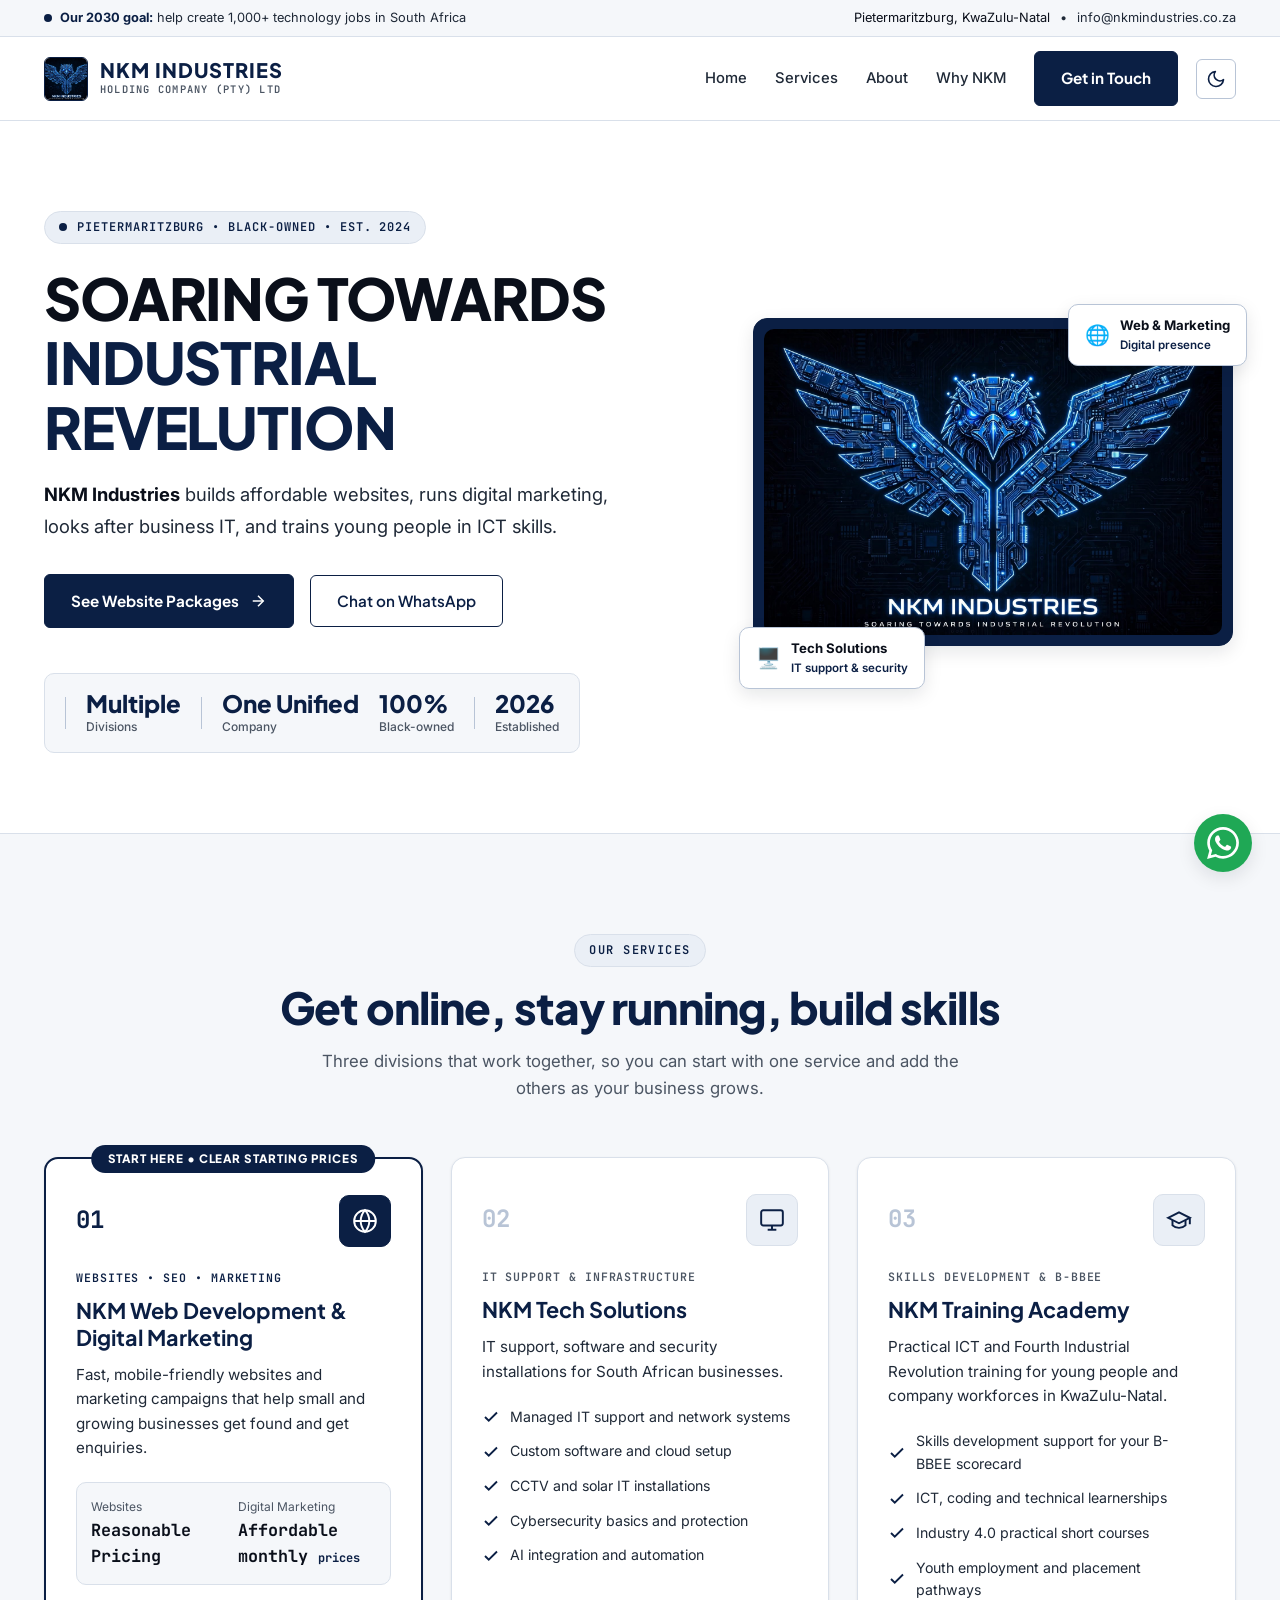
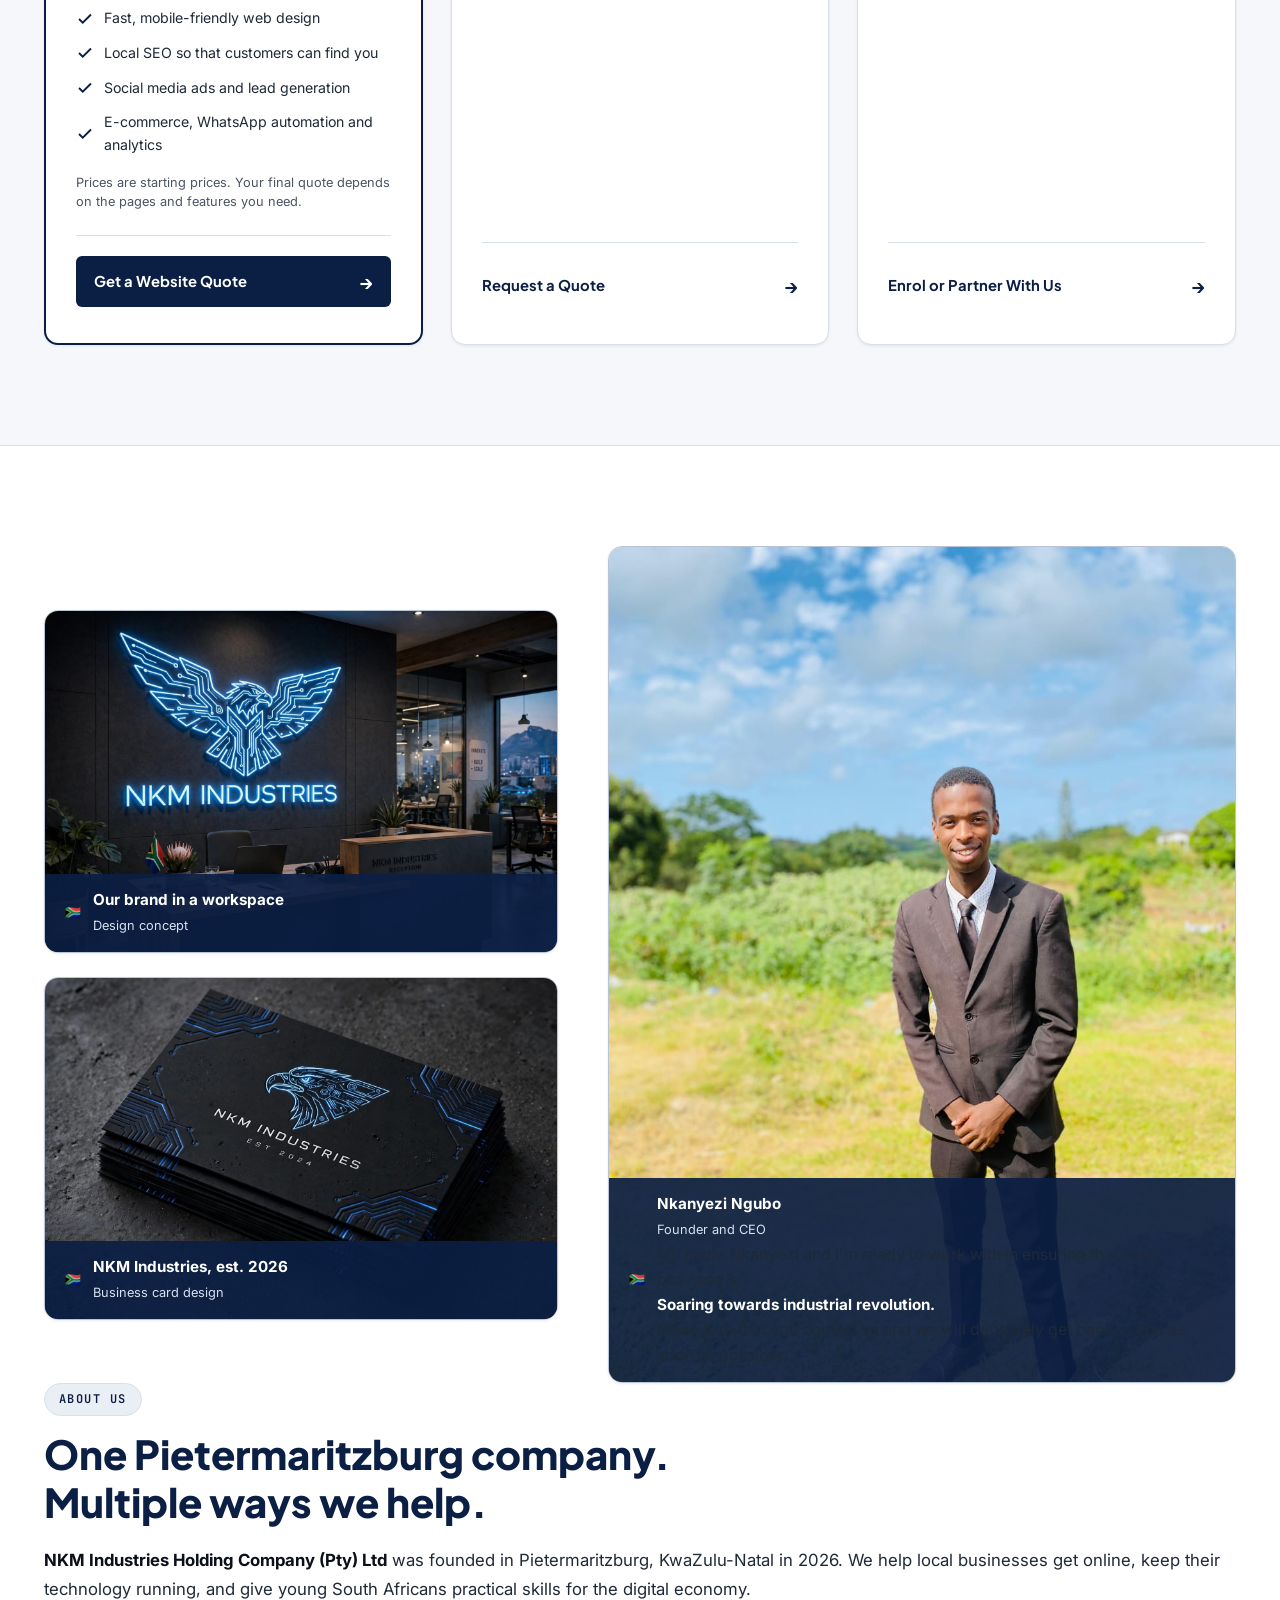
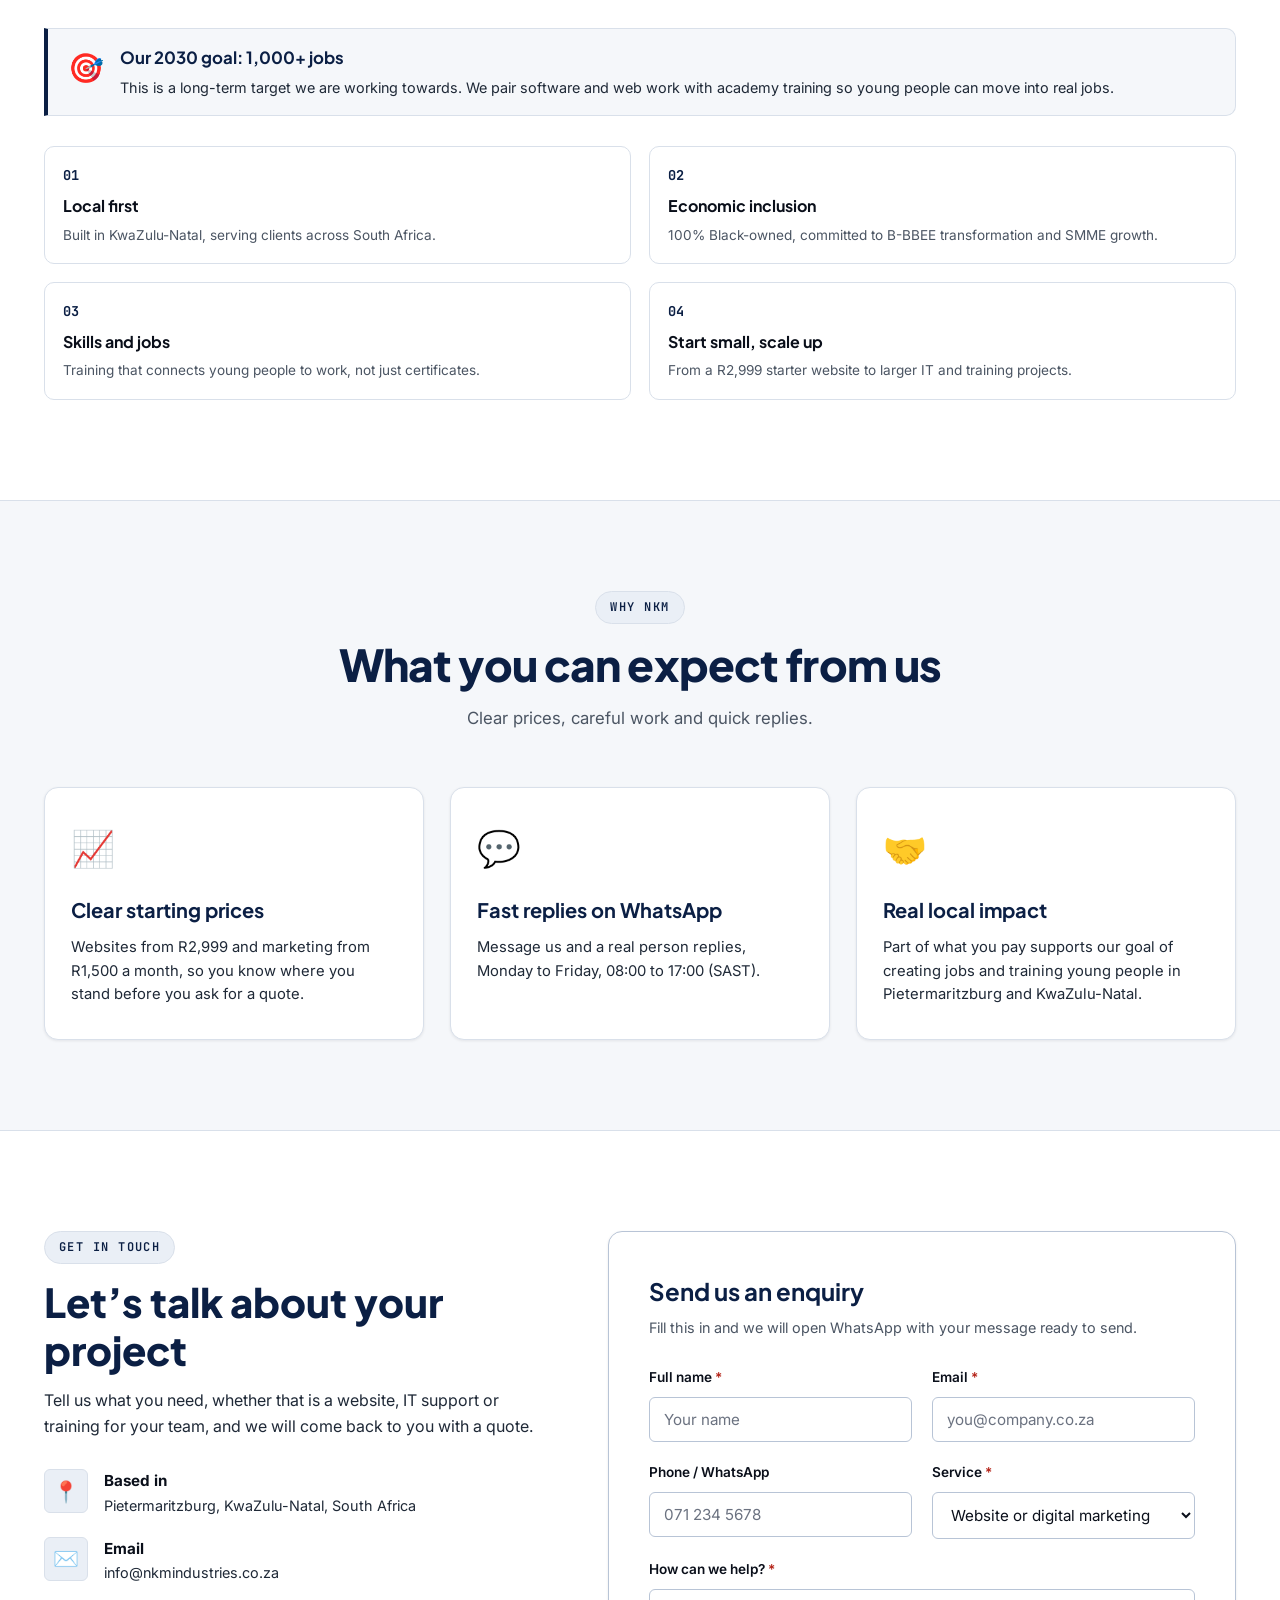
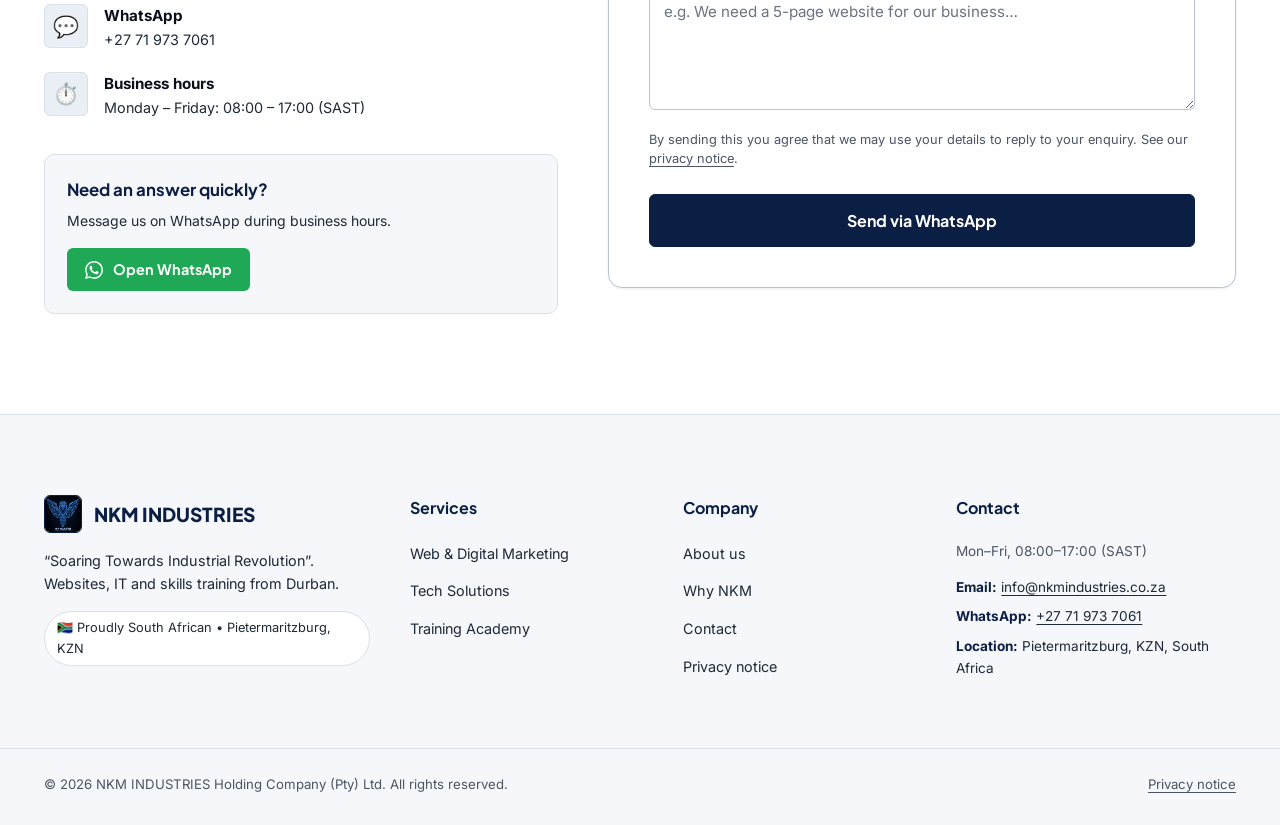
<file: index.html>
<!DOCTYPE html>
<html lang="en">

<head>
    <meta charset="UTF-8">
    <meta name="viewport" content="width=device-width, initial-scale=1.0">
    <title>NKM INDUSTRIES | Soaring Towards Industrial Revolution</title>

    <!-- Meta tags for SEO & Social Sharing -->
    <meta name="description"
        content="NKM Industries is a Pietermaritzburg-based, Black-owned company offering websites from R2,999, digital marketing, IT support and ICT skills training for South African businesses.">
    <meta name="keywords"
        content="NKM Industries, website design Pietermaritzburg, digital marketing Pietermaritzburg, IT support KZN, ICT training KwaZulu-Natal, B-BBEE skills development">
    <meta name="author" content="NKM INDUSTRIES Holding Company (Pty) Ltd">
    <meta name="theme-color" content="#ffffff">
    <meta property="og:title" content="NKM INDUSTRIES | Websites, IT Support & Skills Training in Pietermaritzburg">
    <meta property="og:description"
        content="Websites and digital marketing at a monthly fee, IT support and ICT skills training. Based in Pietermaritzburg, KwaZulu-Natal.">
    <meta property="og:type" content="website">
    <meta property="og:locale" content="en_ZA">
    <meta property="og:url" content="https://kwazi-24.github.io/nkm-industries/">
    <meta property="og:image" content="https://kwazi-24.github.io/nkm-industries/logo-eagle.jpg">
    <meta name="twitter:card" content="summary_large_image">

    <!-- Structured data (helps Google show the right business details) -->
    <script type="application/ld+json">
    {
    "@context": "https://schema.org",
    "@type": "Organization",
    "name": "NKM INDUSTRIES Holding Company (Pty) Ltd",
    "url": "https://kwazi-24.github.io/nkm-industries/",
    "logo": "https://kwazi-24.github.io/nkm-industries/logo-eagle.jpg",
    "email": "info@nkmindustries.co.za",
    "telephone": "+27719737061",
    "foundingDate": "2026",
    "areaServed": "ZA",
    "address": {
        "@type": "PostalAddress",
        "addressLocality": "Pietermaritzburg",
        "addressRegion": "KwaZulu-Natal",
        "addressCountry": "ZA"
        }
    }
    </script>

    <!-- Google Fonts -->
    <link rel="preconnect" href="https://fonts.googleapis.com">
    <link rel="preconnect" href="https://fonts.gstatic.com" crossorigin>
    <link
        href="https://fonts.googleapis.com/css2?family=Inter:wght@300;400;500;600;700&family=Plus+Jakarta+Sans:wght@400;500;600;700;800&family=JetBrains+Mono:wght@400;600&display=swap"
        rel="stylesheet">

    <!-- Theme (runs first so the page never flashes the wrong colours) -->
    <script src="theme.js"></script>

    <!-- Main Stylesheet -->
    <link rel="stylesheet" href="style.css">

    <!-- Favicon -->
    <link rel="icon" type="image/jpeg" href="logo.jpeg">
</head>

<body>
    <a class="skip-link" href="#main">Skip to main content</a>

    <!-- Top Utility Announcement Bar -->
    <div class="top-bar">
        <div class="top-bar-container">
            <div class="top-bar-left">
                <span class="pulse-dot"></span>
                <span><strong>Our 2030 goal:</strong> help create 1,000+ technology jobs in South Africa</span>
            </div>
            <div class="top-bar-right">
                <span class="location-badge">Pietermaritzburg, KwaZulu-Natal</span>
                <span class="sep">•</span>
                <a href="mailto:info@nkmindustries.co.za" class="top-email">info@nkmindustries.co.za</a>
            </div>
        </div>
    </div>

    <!-- Main Navigation Header -->
    <header class="navbar" id="navbar">
        <div class="nav-container">
            <a href="#home" class="logo" aria-label="NKM Industries Home">
                <div class="logo-mark">
                    <img src="logo.jpeg" alt="NKM Industries eagle logo" class="nav-logo-img" width="44" height="44">
                </div>
                <div class="logo-text-group">
                    <span class="logo-main">NKM INDUSTRIES</span>
                    <span class="logo-sub">HOLDING COMPANY (PTY) LTD</span>
                </div>
            </a>

            <div class="nav-right">
                <!-- Desktop Navigation -->
                <nav class="nav-links" id="navLinks" aria-label="Main">
                    <a href="#home" class="nav-link active">Home</a>
                    <a href="#divisions" class="nav-link">Services</a>
                    <a href="#about" class="nav-link">About</a>
                    <a href="#why-us" class="nav-link">Why NKM</a>
                    <a href="#contact" class="nav-btn-link">
                        <span class="btn-primary btn-nav">Get in Touch</span>
                    </a>
                </nav>

                <!-- Light / dark switch -->
                <button type="button" class="theme-toggle" aria-label="Switch to dark mode" title="Switch to dark mode">
                    <svg class="icon-moon" viewBox="0 0 24 24" aria-hidden="true">
                        <path d="M21 12.8A9 9 0 1 1 11.2 3a7 7 0 0 0 9.8 9.8z" />
                    </svg>
                    <svg class="icon-sun" viewBox="0 0 24 24" aria-hidden="true">
                        <circle cx="12" cy="12" r="4" />
                        <path
                            d="M12 2v2M12 20v2M4.9 4.9l1.4 1.4M17.7 17.7l1.4 1.4M2 12h2M20 12h2M4.9 19.1l1.4-1.4M17.7 6.3l1.4-1.4" />
                    </svg>
                </button>

                <!-- Mobile Hamburger Toggle -->
                <button class="menu-toggle" id="menuToggle" aria-label="Toggle navigation menu" aria-expanded="false"
                    aria-controls="mobileDrawer">
                    <span class="hamburger-line"></span>
                    <span class="hamburger-line"></span>
                    <span class="hamburger-line"></span>
                </button>
            </div>
        </div>

        <!-- Mobile Drawer Menu -->
        <div class="mobile-drawer" id="mobileDrawer">
            <a href="#home" class="mobile-link">Home</a>
            <a href="#divisions" class="mobile-link">Services</a>
            <a href="#about" class="mobile-link">About</a>
            <a href="#why-us" class="mobile-link">Why NKM</a>
            <a href="#contact" class="mobile-link mobile-btn-link">Get in Touch</a>
            <div class="mobile-drawer-footer">
                <p>Pietermaritzburg, KZN • South Africa</p>
                <a href="https://wa.me/27719737061" target="_blank" rel="noopener noreferrer" class="mobile-wa-btn">Chat
                    on WhatsApp</a>
            </div>
        </div>
    </header>

    <main id="main">

        <!-- Hero Section -->
        <section class="hero" id="home">
            <div class="hero-glow-bg"></div>
            <div class="hero-grid-pattern"></div>

            <div class="hero-container">
                <div class="hero-content">
                    <div class="hero-pill">
                        <span class="pill-glow"></span>
                        <span class="pill-text">PIETERMARITZBURG • BLACK-OWNED • EST. 2024</span>
                    </div>
                    <h1 class="hero-title">
                        SOARING TOWARDS
                        <span class="gradient-text">INDUSTRIAL REVELUTION</span>
                    </h1>
                    <p class="hero-description">
                        <strong>NKM Industries</strong> builds affordable websites, runs digital marketing, looks after
                        business IT, and trains young people in ICT skills.
                    </p>

                    <div class="hero-actions">
                        <a href="#divisions" class="btn-primary btn-glow">
                            <span>See Website Packages</span>
                            <svg class="btn-icon" viewBox="0 0 24 24" fill="none" stroke="currentColor" stroke-width="2"
                                aria-hidden="true">
                                <line x1="5" y1="12" x2="19" y2="12"></line>
                                <polyline points="12 5 19 12 12 19"></polyline>
                            </svg>
                        </a>
                        <a href="https://wa.me/27719737061?text=Hello%20NKM%20INDUSTRIES,%20I%20would%20like%20to%20inquire%20about%20your%20services."
                            target="_blank" rel="noopener noreferrer" class="btn-outline">
                            <span>Chat on WhatsApp</span>
                        </a>
                    </div>

                    <!-- Key facts bar -->
                    <div class="hero-metrics">
                        <div class="metric-divider"></div>
                        <div class="metric-item">
                            <span class="metric-val">Multiple</span>
                            <span class="metric-lbl">Divisions</span>
                        </div>
                        <div class="metric-divider"></div>
                        <div class="metric-item">
                            <span class="metric-val">One Unified</span>
                            <span class="metric-lbl">Company</span>
                        </div>
                        <div class="metric-item">
                            <span class="metric-val">100%</span>
                            <span class="metric-lbl">Black-owned</span>
                        </div>
                        <div class="metric-divider"></div>
                        <div class="metric-item">
                            <span class="metric-val">2026</span>
                            <span class="metric-lbl">Established</span>
                        </div>
                    </div>
                </div>

                <!-- Hero Emblem Showcase -->
                <div class="hero-visual">
                    <div class="visual-card">
                        <div class="visual-glow"></div>
                        <img src="logo.jpeg" alt="NKM Industries circuit-board eagle logo" class="hero-eagle-img"
                            width="1599" height="1066">

                        <div class="floating-badge badge-top">
                            <span class="badge-icon" aria-hidden="true">🌐</span>
                            <div>
                                <strong>Web &amp; Marketing</strong>
                                <small>Digital presence</small>
                            </div>
                        </div>

                        <div class="floating-badge badge-bottom">
                            <span class="badge-icon" aria-hidden="true">🖥️</span>
                            <div>
                                <strong>Tech Solutions</strong>
                                <small>IT support &amp; security</small>
                            </div>
                        </div>

                    </div>
                </div>
            </div>
        </section>

        <!-- Divisions Section -->
        <section class="divisions-section" id="divisions">
            <div class="section-container">
                <div class="section-header text-center">
                    <div class="section-badge">OUR SERVICES</div>
                    <h2 class="section-title">Get online, stay running, build skills</h2>
                    <p class="section-subtitle">
                        Three divisions that work together, so you can start with one service and add the others as
                        your business grows.
                    </p>
                </div>

                <div class="division-cards-grid">

                    <!-- Division 01: Web (featured, leads with the clearest offer) -->
                    <div class="division-card featured-card" data-division="NKM Web Development & Digital Marketing">
                        <div class="featured-ribbon">START HERE • CLEAR STARTING PRICES</div>
                        <div class="card-glass-header">
                            <span class="div-number">01</span>
                            <div class="card-icon-box featured-icon">
                                <svg viewBox="0 0 24 24" fill="none" stroke="currentColor" stroke-width="1.8"
                                    aria-hidden="true">
                                    <circle cx="12" cy="12" r="10"></circle>
                                    <line x1="2" y1="12" x2="22" y2="12"></line>
                                    <path
                                        d="M12 2a15.3 15.3 0 0 1 4 10 15.3 15.3 0 0 1-4 10 15.3 15.3 0 0 1-4-10 15.3 15.3 0 0 1 4-10z">
                                    </path>
                                </svg>
                            </div>
                        </div>

                        <div class="card-body">
                            <div class="division-tag highlight-tag">WEBSITES • SEO • MARKETING</div>
                            <h3 class="division-name">NKM Web Development &amp; Digital Marketing</h3>
                            <p class="division-desc">
                                Fast, mobile-friendly websites and marketing campaigns that help small and growing
                                businesses get found and get enquiries.
                            </p>

                            <!-- Pricing highlight box -->
                            <div class="pricing-pill-container">
                                <div class="price-box">
                                    <span class="price-label">Websites</span>
                                    <span class="price-amount">Reasonable Pricing</span>
                                </div>
                                <div class="price-box">
                                    <span class="price-label">Digital Marketing</span>
                                    <span class="price-amount">Affordable monthly <small>prices</small></span>
                                </div>
                            </div>

                            <div class="division-features">
                                <div class="feature-item">
                                    <svg class="check-icon" viewBox="0 0 24 24" aria-hidden="true">
                                        <polyline points="20 6 9 17 4 12"></polyline>
                                    </svg>
                                    <span>Fast, mobile-friendly web design</span>
                                </div>
                                <div class="feature-item">
                                    <svg class="check-icon" viewBox="0 0 24 24" aria-hidden="true">
                                        <polyline points="20 6 9 17 4 12"></polyline>
                                    </svg>
                                    <span>Local SEO so that customers can find you</span>
                                </div>
                                <div class="feature-item">
                                    <svg class="check-icon" viewBox="0 0 24 24" aria-hidden="true">
                                        <polyline points="20 6 9 17 4 12"></polyline>
                                    </svg>
                                    <span>Social media ads and lead generation</span>
                                </div>
                                <div class="feature-item">
                                    <svg class="check-icon" viewBox="0 0 24 24" aria-hidden="true">
                                        <polyline points="20 6 9 17 4 12"></polyline>
                                    </svg>
                                    <span>E-commerce, WhatsApp automation and analytics</span>
                                </div>
                            </div>
                            <p class="price-note">Prices are starting prices. Your final quote depends on the pages and
                                features you need.</p>
                        </div>

                        <div class="card-footer">
                            <a href="#contact" class="card-action-btn featured-btn"
                                onclick="selectDivision('NKM Web Development & Digital Marketing')">
                                <span>Get a Website Quote</span>
                                <span class="arrow-arrow" aria-hidden="true">→</span>
                            </a>
                        </div>
                    </div>

                    <!-- Division 02: Tech Solutions -->
                    <div class="division-card" data-division="NKM Tech Solutions">
                        <div class="card-glass-header">
                            <span class="div-number">02</span>
                            <div class="card-icon-box">
                                <svg viewBox="0 0 24 24" fill="none" stroke="currentColor" stroke-width="1.8"
                                    aria-hidden="true">
                                    <rect x="2" y="3" width="20" height="14" rx="2" ry="2"></rect>
                                    <line x1="8" y1="21" x2="16" y2="21"></line>
                                    <line x1="12" y1="17" x2="12" y2="21"></line>
                                </svg>
                            </div>
                        </div>

                        <div class="card-body">
                            <div class="division-tag">IT SUPPORT &amp; INFRASTRUCTURE</div>
                            <h3 class="division-name">NKM Tech Solutions</h3>
                            <p class="division-desc">
                                IT support, software and security installations for South African businesses.
                            </p>

                            <div class="division-features">
                                <div class="feature-item">
                                    <svg class="check-icon" viewBox="0 0 24 24" aria-hidden="true">
                                        <polyline points="20 6 9 17 4 12"></polyline>
                                    </svg>
                                    <span>Managed IT support and network systems</span>
                                </div>
                                <div class="feature-item">
                                    <svg class="check-icon" viewBox="0 0 24 24" aria-hidden="true">
                                        <polyline points="20 6 9 17 4 12"></polyline>
                                    </svg>
                                    <span>Custom software and cloud setup</span>
                                </div>
                                <div class="feature-item">
                                    <svg class="check-icon" viewBox="0 0 24 24" aria-hidden="true">
                                        <polyline points="20 6 9 17 4 12"></polyline>
                                    </svg>
                                    <span>CCTV and solar IT installations</span>
                                </div>
                                <div class="feature-item">
                                    <svg class="check-icon" viewBox="0 0 24 24" aria-hidden="true">
                                        <polyline points="20 6 9 17 4 12"></polyline>
                                    </svg>
                                    <span>Cybersecurity basics and protection</span>
                                </div>
                                <div class="feature-item">
                                    <svg class="check-icon" viewBox="0 0 24 24" aria-hidden="true">
                                        <polyline points="20 6 9 17 4 12"></polyline>
                                    </svg>
                                    <span>AI integration and automation</span>
                                </div>
                            </div>
                        </div>

                        <div class="card-footer">
                            <a href="#contact" class="card-action-btn" onclick="selectDivision('NKM Tech Solutions')">
                                <span>Request a Quote</span>
                                <span class="arrow-arrow" aria-hidden="true">→</span>
                            </a>
                        </div>
                    </div>

                    <!-- Division 03: Training Academy -->
                    <!-- OWNER TODO: once confirmed, add the accrediting body (e.g. the SETA / QCTO) and the
                        qualification names here, and re-add words like "accredited" or "certified". -->
                    <div class="division-card" data-division="NKM Training Academy">
                        <div class="card-glass-header">
                            <span class="div-number">03</span>
                            <div class="card-icon-box">
                                <svg viewBox="0 0 24 24" fill="none" stroke="currentColor" stroke-width="1.8"
                                    aria-hidden="true">
                                    <path d="M22 10v6M2 10l10-5 10 5-10 5z"></path>
                                    <path d="M6 12v5c3 3 9 3 12 0v-5"></path>
                                </svg>
                            </div>
                        </div>

                        <div class="card-body">
                            <div class="division-tag">SKILLS DEVELOPMENT &amp; B-BBEE</div>
                            <h3 class="division-name">NKM Training Academy</h3>
                            <p class="division-desc">
                                Practical ICT and Fourth Industrial Revolution training for young people and company
                                workforces in KwaZulu-Natal.
                            </p>

                            <div class="division-features">
                                <div class="feature-item">
                                    <svg class="check-icon" viewBox="0 0 24 24" aria-hidden="true">
                                        <polyline points="20 6 9 17 4 12"></polyline>
                                    </svg>
                                    <span>Skills development support for your B-BBEE scorecard</span>
                                </div>
                                <div class="feature-item">
                                    <svg class="check-icon" viewBox="0 0 24 24" aria-hidden="true">
                                        <polyline points="20 6 9 17 4 12"></polyline>
                                    </svg>
                                    <span>ICT, coding and technical learnerships</span>
                                </div>
                                <div class="feature-item">
                                    <svg class="check-icon" viewBox="0 0 24 24" aria-hidden="true">
                                        <polyline points="20 6 9 17 4 12"></polyline>
                                    </svg>
                                    <span>Industry 4.0 practical short courses</span>
                                </div>
                                <div class="feature-item">
                                    <svg class="check-icon" viewBox="0 0 24 24" aria-hidden="true">
                                        <polyline points="20 6 9 17 4 12"></polyline>
                                    </svg>
                                    <span>Youth employment and placement pathways</span>
                                </div>
                            </div>
                        </div>

                        <div class="card-footer">
                            <a href="#contact" class="card-action-btn" onclick="selectDivision('NKM Training Academy')">
                                <span>Enrol or Partner With Us</span>
                                <span class="arrow-arrow" aria-hidden="true">→</span>
                            </a>
                        </div>
                    </div>
                </div>
            </div>
        </section>

        <!-- About -->
        <section class="about-section" id="about">
            <div class="section-container">
                <div class="about-grid">
                    <!-- Brand visuals -->
                    <div class="about-visual">
                        <!-- NOTE: this is a design concept render, not a photo of a real office. Replace it with a real
                            photo of your workspace or team when you have one, and update the caption. -->
                        <div class="office-frame">
                            <img src="office-reception.jpg"
                                alt="Concept render of an NKM Industries reception area with the illuminated eagle logo on the wall"
                                class="office-img" width="1599" height="1066" loading="lazy">
                            <div class="office-overlay">
                                <div class="office-tag">
                                    <span class="badge-flag" aria-hidden="true">🇿🇦</span>
                                    <div>
                                        <strong>Our brand in a workspace</strong>
                                        <span>Design concept</span>
                                    </div>
                                </div>
                            </div>
                        </div>

                        <div class="office-frame">
                            <img src="business-card.jpg"
                                alt="Stack of black NKM Industries business cards with a blue circuit-pattern eagle logo"
                                class="office-img" width="1599" height="1066" loading="lazy">
                            <div class="office-overlay">
                                <div class="office-tag">
                                    <span class="badge-flag" aria-hidden="true">🇿🇦</span>
                                    <div>
                                        <strong>NKM Industries, est. 2026</strong>
                                        <span>Business card design</span>
                                    </div>
                                </div>
                            </div>
                        </div>
                    </div>

                    <div class="office-frame">
                        <img src="founder.jpeg" alt="Founder & CEO of NKM Industries" class="office-img" width="1599"
                            height="1066" loading="lazy">
                        <div class="office-overlay">
                            <div class="office-tag">
                                <span class="badge-flag" aria-hidden="true">🇿🇦</span>
                                <div>
                                    <strong>Nkanyezi Ngubo</strong>
                                    <span>Founder and CEO</span>
                                    <p>My name Nkanyezi and I'm ready to work with in ensuring that your business is
                                        <strong> Soaring towards industrial revolution.</strong>
                                        Make sure that you contact us and we will definately get back to you as soon as
                                        possible.
                                    </p>
                                </div>
                            </div>
                        </div>
                    </div>
                </div>

                <!-- Content -->
                <div class="about-text-content">
                    <div class="section-badge">ABOUT US</div>
                    <h2 class="about-title">One Pietermaritzburg company.<br><span class="gradient-text">Multiple
                            ways we
                            help.</span></h2>

                    <p class="about-lead">
                        <strong>NKM Industries Holding Company (Pty) Ltd</strong> was founded in Pietermaritzburg,
                        KwaZulu-Natal in 2026. We help local businesses get online, keep their technology running,
                        and give young South Africans practical skills for the digital economy.
                    </p>

                    <!-- OWNER TODO: add the founder / team here. Visitors trust a business more when they can see
                            who they are dealing with. Suggested block:
                        <div class="team-card">
                            <img src="founder.jpg" alt="Name Surname, Founder of NKM Industries">
                            <h4>Name Surname</h4><p>Founder & Director. Two sentences on background.</p>
                        </div>
                        -->

                    <div class="vision-banner">
                        <div class="vision-icon" aria-hidden="true">🎯</div>
                        <div class="vision-info">
                            <h4>Our 2030 goal: 1,000+ jobs</h4>
                            <p>This is a long-term target we are working towards. We pair software and web work
                                with academy training so young people can move into real jobs.</p>
                        </div>
                    </div>

                    <div class="pillars-grid">
                        <div class="pillar-box">
                            <div class="pillar-num">01</div>
                            <h4>Local first</h4>
                            <p>Built in KwaZulu-Natal, serving clients across South Africa.</p>
                        </div>
                        <div class="pillar-box">
                            <div class="pillar-num">02</div>
                            <h4>Economic inclusion</h4>
                            <p>100% Black-owned, committed to B-BBEE transformation and SMME growth.</p>
                        </div>
                        <div class="pillar-box">
                            <div class="pillar-num">03</div>
                            <h4>Skills and jobs</h4>
                            <p>Training that connects young people to work, not just certificates.</p>
                        </div>
                        <div class="pillar-box">
                            <div class="pillar-num">04</div>
                            <h4>Start small, scale up</h4>
                            <p>From a R2,999 starter website to larger IT and training projects.</p>
                        </div>
                    </div>
                </div>
            </div>
            </div>
        </section>

        <!-- Why Choose NKM Section -->
        <section class="why-us-section" id="why-us">
            <div class="section-container">
                <div class="section-header text-center">
                    <div class="section-badge">WHY NKM</div>
                    <h2 class="section-title">What you can expect from us</h2>
                    <p class="section-subtitle">Clear prices, careful work and quick replies.</p>
                </div>

                <div class="features-trio">
                    <div class="trio-card">
                        <div class="trio-icon" aria-hidden="true">📈</div>
                        <h3>Clear starting prices</h3>
                        <p>Websites from R2,999 and marketing from R1,500 a month, so you know where you stand before
                            you ask for a quote.</p>
                    </div>
                    <div class="trio-card">
                        <div class="trio-icon" aria-hidden="true">💬</div>
                        <h3>Fast replies on WhatsApp</h3>
                        <p>Message us and a real person replies, Monday to Friday, 08:00 to 17:00 (SAST).</p>
                    </div>
                    <div class="trio-card">
                        <div class="trio-icon" aria-hidden="true">🤝</div>
                        <h3>Real local impact</h3>
                        <p>Part of what you pay supports our goal of creating jobs and training young people in
                            Pietermaritzburg and KwaZulu-Natal.</p>
                    </div>
                </div>

                <!-- OWNER TODO: add proof of work here as soon as you have it. Even 2-3 items help a lot:
                    - "Recent work": screenshots of websites you have built, each linked to the live site
                    - "What clients say": one or two real testimonials with name and business (get permission)
                    - "Company details": CIPC registration number and a copy/link of your B-BBEE certificate
                    or sworn affidavit, plus your training accreditation number if you have one. -->
            </div>
        </section>

        <!-- Contact & Lead Capture Section -->
        <section class="contact-section" id="contact">
            <div class="section-container">
                <div class="contact-layout">
                    <!-- Contact Info Panel -->
                    <div class="contact-info-panel">
                        <div class="section-badge">GET IN TOUCH</div>
                        <h2 class="contact-title">Let’s talk about your project</h2>
                        <p class="contact-subtitle">
                            Tell us what you need, whether that is a website, IT support or training for your team, and
                            we will come back to you with a quote.
                        </p>

                        <div class="contact-details-list">
                            <div class="contact-detail-item">
                                <div class="detail-icon" aria-hidden="true">📍</div>
                                <div>
                                    <strong>Based in</strong>
                                    <p>Pietermaritzburg, KwaZulu-Natal, South Africa</p>
                                </div>
                            </div>
                            <div class="contact-detail-item">
                                <div class="detail-icon" aria-hidden="true">✉️</div>
                                <div>
                                    <strong>Email</strong>
                                    <p><a href="mailto:info@nkmindustries.co.za">info@nkmindustries.co.za</a></p>
                                </div>
                            </div>
                            <div class="contact-detail-item">
                                <div class="detail-icon" aria-hidden="true">💬</div>
                                <div>
                                    <strong>WhatsApp</strong>
                                    <p><a href="https://wa.me/27719737061" target="_blank" rel="noopener noreferrer">+27
                                            71 973 7061</a></p>
                                </div>
                            </div>
                            <div class="contact-detail-item">
                                <div class="detail-icon" aria-hidden="true">⏱️</div>
                                <div>
                                    <strong>Business hours</strong>
                                    <p>Monday – Friday: 08:00 – 17:00 (SAST)</p>
                                </div>
                            </div>
                        </div>

                        <div class="whatsapp-direct-box">
                            <h4>Need an answer quickly?</h4>
                            <p>Message us on WhatsApp during business hours.</p>
                            <a href="https://wa.me/27719737061?text=Hello%20NKM%20INDUSTRIES,%20I%20would%20like%20to%20inquire%20about%20your%20services."
                                target="_blank" rel="noopener noreferrer" class="btn-whatsapp-direct">
                                <svg class="wa-icon-svg" viewBox="0 0 24 24" fill="currentColor" aria-hidden="true">
                                    <path
                                        d="M.057 24l1.687-6.163c-1.041-1.804-1.588-3.849-1.587-5.946.003-6.556 5.338-11.891 11.893-11.891 3.181.001 6.167 1.24 8.413 3.488 2.245 2.248 3.481 5.236 3.48 8.414-.003 6.557-5.338 11.892-11.893 11.892-1.99-.001-3.951-.5-5.688-1.448l-6.305 1.654zm6.597-3.807c1.676.995 3.276 1.591 5.392 1.592 5.448 0 9.886-4.434 9.889-9.885.002-5.462-4.415-9.89-9.881-9.892-5.452 0-9.887 4.434-9.889 9.884-.001 2.225.651 3.891 1.746 5.634l-.999 3.648 3.742-.981zm11.387-5.464c-.074-.124-.272-.198-.57-.347-.297-.149-1.758-.868-2.031-.967-.272-.099-.47-.149-.669.149-.198.297-.768.967-.941 1.165-.173.198-.347.223-.644.074-.297-.149-1.255-.462-2.39-1.475-.883-.788-1.48-1.761-1.653-2.059-.173-.297-.018-.458.13-.606.134-.133.297-.347.446-.521.151-.172.2-.296.3-.495.099-.198.05-.372-.025-.521-.075-.148-.669-1.611-.916-2.206-.242-.579-.487-.501-.669-.51l-.57-.01c-.198 0-.52.074-.792.372s-1.04 1.016-1.04 2.479 1.065 2.876 1.213 3.074c.149.198 2.095 3.2 5.076 4.487.709.306 1.263.489 1.694.626.712.226 1.36.194 1.872.118.571-.085 1.758-.719 2.006-1.413.248-.695.248-1.29.173-1.414z" />
                                </svg>
                                <span>Open WhatsApp</span>
                            </a>
                        </div>
                    </div>

                    <!-- Enquiry form -->
                    <!-- This site is hosted on GitHub Pages, which has no server to receive form data. The form
                        therefore opens a pre-filled WhatsApp message (see script.js) so no enquiry is lost.
                        To receive enquiries by email instead, point the form at a service such as Formspree. -->
                    <div class="contact-form-card">
                        <div class="form-header">
                            <h3>Send us an enquiry</h3>
                            <p>Fill this in and we will open WhatsApp with your message ready to send.</p>
                        </div>

                        <form id="contactForm" class="modern-form" novalidate>
                            <div class="form-row">
                                <div class="form-group">
                                    <label for="fullName">Full name <span class="req">*</span></label>
                                    <input type="text" id="fullName" name="fullName" autocomplete="name" required
                                        placeholder="Your name">
                                </div>
                                <div class="form-group">
                                    <label for="email">Email <span class="req">*</span></label>
                                    <input type="email" id="email" name="email" autocomplete="email" required
                                        placeholder="you@company.co.za">
                                </div>
                            </div>

                            <div class="form-row">
                                <div class="form-group">
                                    <label for="phone">Phone / WhatsApp</label>
                                    <input type="tel" id="phone" name="phone" autocomplete="tel"
                                        placeholder="071 234 5678">
                                </div>
                                <div class="form-group">
                                    <label for="divisionSelect">Service <span class="req">*</span></label>
                                    <select id="divisionSelect" name="division" required>
                                        <option value="NKM Web Development & Digital Marketing">Website or digital
                                            marketing</option>
                                        <option value="NKM Tech Solutions">IT support or software</option>
                                        <option value="NKM Training Academy">Training or learnerships</option>
                                        <option value="General enquiry">Something else</option>
                                    </select>
                                </div>
                            </div>

                            <div class="form-group">
                                <label for="message">How can we help? <span class="req">*</span></label>
                                <textarea id="message" name="message" rows="5" required
                                    placeholder="e.g. We need a 5-page website for our business…"></textarea>
                            </div>

                            <p class="form-error" id="formError" role="alert" hidden></p>

                            <p class="form-privacy">
                                By sending this you agree that we may use your details to reply to your enquiry. See
                                our <a href="privacy.html">privacy notice</a>.
                            </p>

                            <button type="submit" class="btn-primary btn-submit" id="submitBtn">
                                <span>Send via WhatsApp</span>
                            </button>
                        </form>
                    </div>
                </div>
            </div>
        </section>

    </main>

    <!-- Floating WhatsApp Widget -->
    <aside class="whatsapp-floating-widget" aria-label="WhatsApp chat">
        <a class="whatsapp-btn" aria-label="Chat with NKM Industries on WhatsApp"
            href="https://wa.me/27719737061?text=Hello%20NKM%20INDUSTRIES,%20I%20am%20interested%20in%20your%20services."
            target="_blank" rel="noopener noreferrer">
            <div class="wa-tooltip">
                <span class="tooltip-title">Chat with NKM on WhatsApp</span>
                <span class="tooltip-sub">Mon–Fri, 08:00–17:00</span>
            </div>
            <div class="wa-icon-wrapper">
                <svg class="wa-svg" viewBox="0 0 24 24" fill="currentColor" aria-hidden="true">
                    <path
                        d="M.057 24l1.687-6.163c-1.041-1.804-1.588-3.849-1.587-5.946.003-6.556 5.338-11.891 11.893-11.891 3.181.001 6.167 1.24 8.413 3.488 2.245 2.248 3.481 5.236 3.48 8.414-.003 6.557-5.338 11.892-11.893 11.892-1.99-.001-3.951-.5-5.688-1.448l-6.305 1.654zm6.597-3.807c1.676.995 3.276 1.591 5.392 1.592 5.448 0 9.886-4.434 9.889-9.885.002-5.462-4.415-9.89-9.881-9.892-5.452 0-9.887 4.434-9.889 9.884-.001 2.225.651 3.891 1.746 5.634l-.999 3.648 3.742-.981zm11.387-5.464c-.074-.124-.272-.198-.57-.347-.297-.149-1.758-.868-2.031-.967-.272-.099-.47-.149-.669.149-.198.297-.768.967-.941 1.165-.173.198-.347.223-.644.074-.297-.149-1.255-.462-2.39-1.475-.883-.788-1.48-1.761-1.653-2.059-.173-.297-.018-.458.13-.606.134-.133.297-.347.446-.521.151-.172.2-.296.3-.495.099-.198.05-.372-.025-.521-.075-.148-.669-1.611-.916-2.206-.242-.579-.487-.501-.669-.51l-.57-.01c-.198 0-.52.074-.792.372s-1.04 1.016-1.04 2.479 1.065 2.876 1.213 3.074c.149.198 2.095 3.2 5.076 4.487.709.306 1.263.489 1.694.626.712.226 1.36.194 1.872.118.571-.085 1.758-.719 2.006-1.413.248-.695.248-1.29.173-1.414z" />
                </svg>
            </div>
        </a>
    </aside>

    <!-- Confirmation Modal -->
    <div class="modal-overlay" id="successModal" role="dialog" aria-modal="true" aria-labelledby="modalTitle">
        <div class="modal-card">
            <div class="modal-icon-circle">
                <svg viewBox="0 0 24 24" fill="none" stroke="currentColor" stroke-width="2.5" aria-hidden="true">
                    <polyline points="20 6 9 17 4 12"></polyline>
                </svg>
            </div>
            <h3 class="modal-title" id="modalTitle">One more step</h3>
            <p class="modal-text" id="modalMessage"></p>
            <div class="modal-actions">
                <button type="button" class="btn-primary" id="modalCloseBtn">Close</button>
            </div>
        </div>
    </div>

    <!-- Footer -->
    <footer class="footer">
        <div class="footer-top">
            <div class="footer-col brand-col">
                <div class="footer-logo">
                    <img src="logo.jpeg" alt="" class="footer-logo-img" width="38" height="38" loading="lazy">
                    <span class="footer-brand-title">NKM INDUSTRIES</span>
                </div>
                <p class="footer-motto">
                    “Soaring Towards Industrial Revolution”. Websites, IT and skills training from Durban.
                </p>
                <div class="sa-badge">
                    <span>🇿🇦 Proudly South African • Pietermaritzburg, KZN</span>
                </div>
            </div>

            <div class="footer-col">
                <h4>Services</h4>
                <ul class="footer-nav">
                    <li><a href="#divisions" onclick="selectDivision('NKM Web Development & Digital Marketing')">Web
                            &amp; Digital Marketing</a></li>
                    <li><a href="#divisions" onclick="selectDivision('NKM Tech Solutions')">Tech Solutions</a></li>
                    <li><a href="#divisions" onclick="selectDivision('NKM Training Academy')">Training Academy</a>
                    </li>
                </ul>
            </div>

            <div class="footer-col">
                <h4>Company</h4>
                <ul class="footer-nav">
                    <li><a href="#about">About us</a></li>
                    <li><a href="#why-us">Why NKM</a></li>
                    <li><a href="#contact">Contact</a></li>
                    <li><a href="privacy.html">Privacy notice</a></li>
                </ul>
            </div>

            <div class="footer-col">
                <h4>Contact</h4>
                <p class="footer-subtext">Mon–Fri, 08:00–17:00 (SAST)</p>
                <div class="footer-contact-links">
                    <p><strong>Email:</strong> <a href="mailto:info@nkmindustries.co.za">info@nkmindustries.co.za</a>
                    </p>
                    <p><strong>WhatsApp:</strong> <a href="https://wa.me/27719737061" target="_blank"
                            rel="noopener noreferrer">+27 71 973 7061</a></p>
                    <p><strong>Location:</strong> Pietermaritzburg, KZN, South Africa</p>
                </div>
            </div>
        </div>

        <div class="footer-bottom">
            <div class="footer-bottom-container">
                <p>© 2026 NKM INDUSTRIES Holding Company (Pty) Ltd. All rights reserved.</p>
                <!-- OWNER TODO: add "Reg. No. 20XX/XXXXXX/07" and a link to your B-BBEE certificate here once
                    you have confirmed them, for example:
                    <p class="footer-legal">Reg. No. 2024/123456/07 • <a href="bbbee-certificate.pdf">B-BBEE certificate</a></p> -->
                <p class="footer-legal"><a href="privacy.html">Privacy notice</a></p>
            </div>
        </div>
    </footer>

    <!-- Main Logic Script -->
    <script src="script.js"></script>
</body>

</html>
</file>
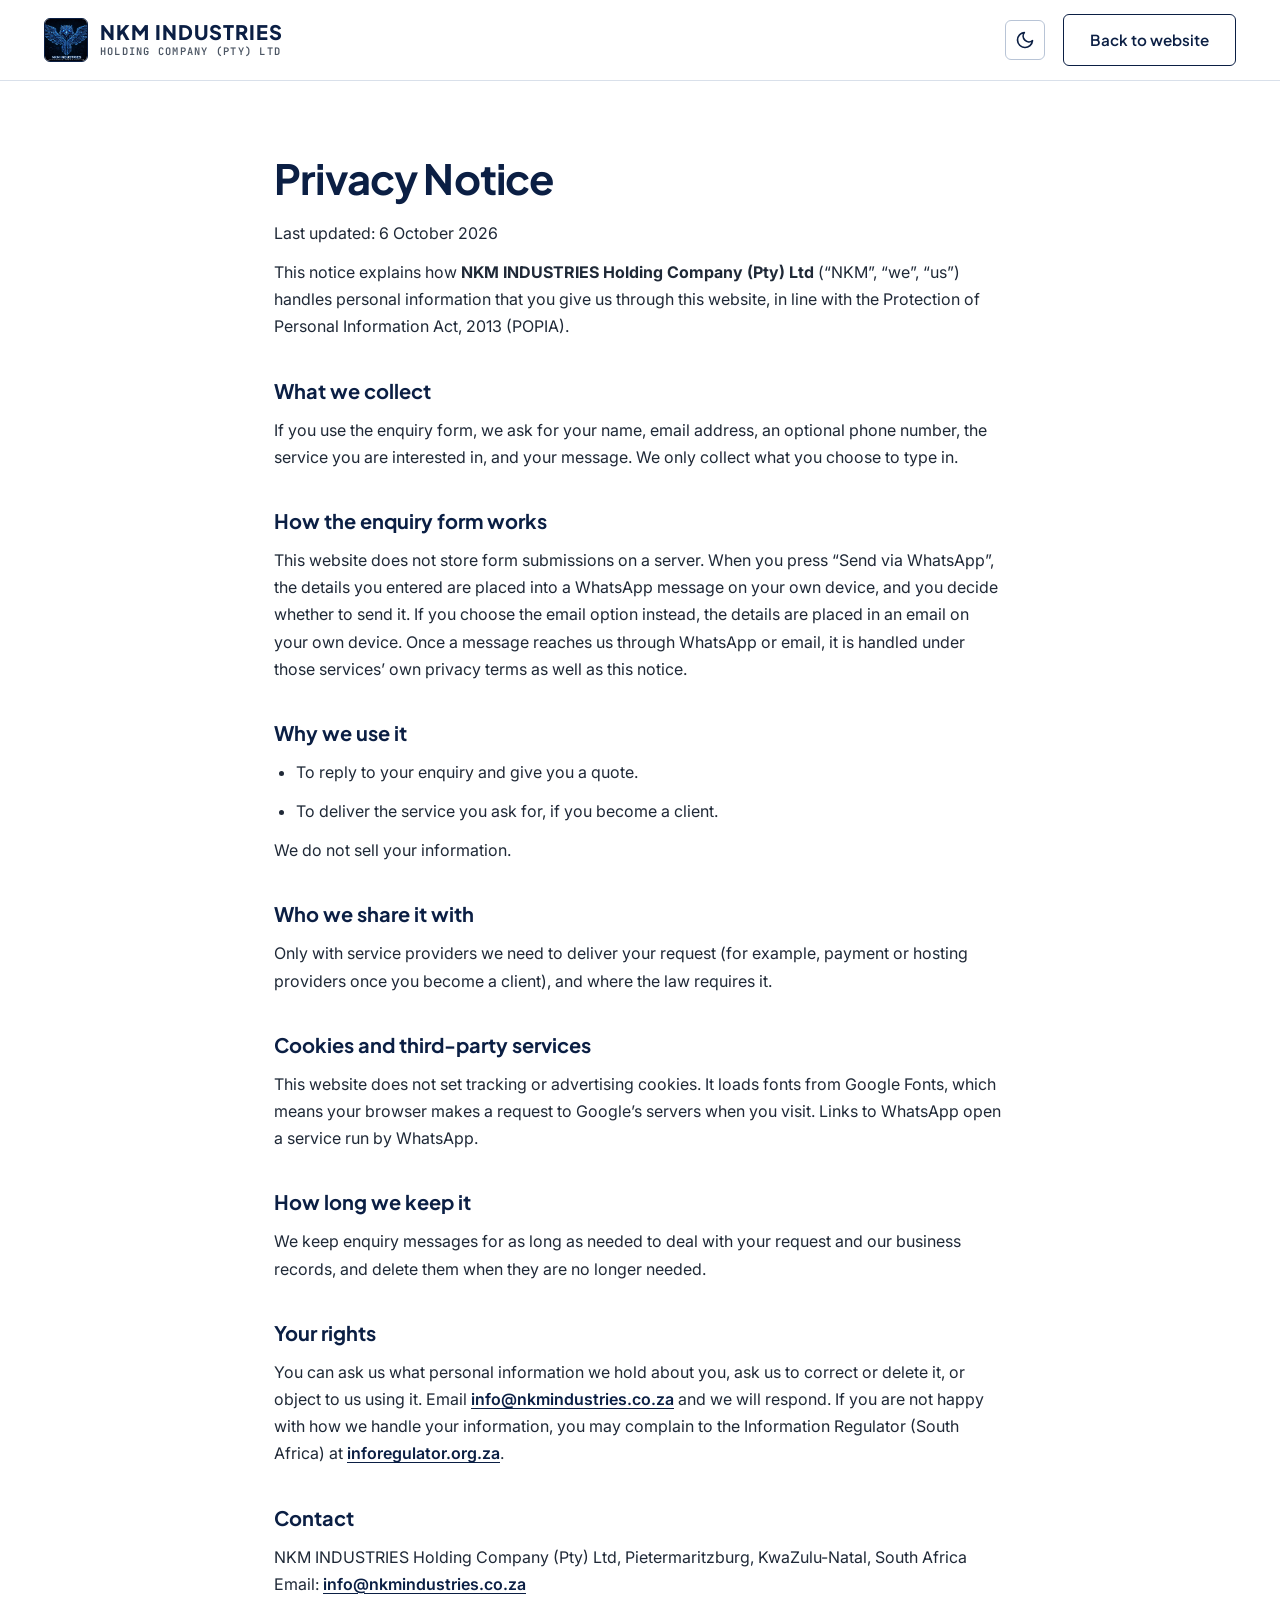
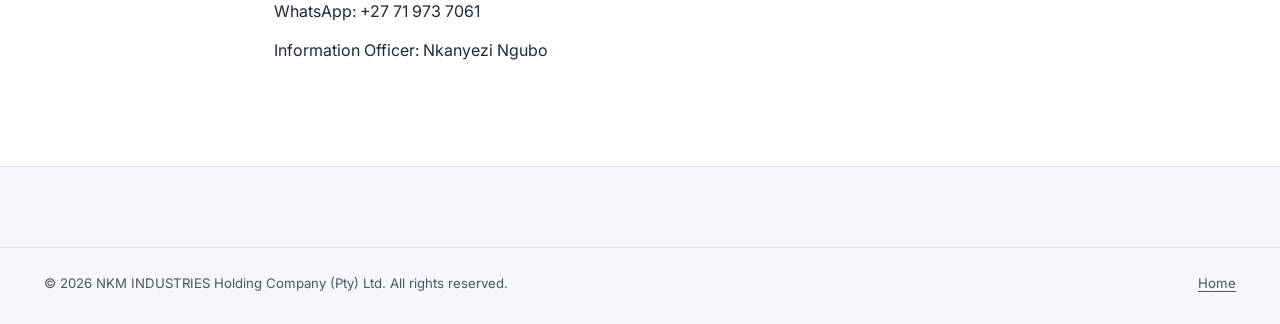
<file: privacy.html>
<!DOCTYPE html>
<html lang="en">

<head>
    <meta charset="UTF-8">
    <meta name="viewport" content="width=device-width, initial-scale=1.0">
    <title>Privacy Notice | NKM INDUSTRIES</title>
    <meta name="description"
        content="How NKM INDUSTRIES Holding Company (Pty) Ltd handles personal information submitted through this website.">
    <meta name="robots" content="index, follow">
    <link rel="preconnect" href="https://fonts.googleapis.com">
    <link rel="preconnect" href="https://fonts.gstatic.com" crossorigin>
    <link
        href="https://fonts.googleapis.com/css2?family=Inter:wght@300;400;500;600;700&family=Plus+Jakarta+Sans:wght@400;500;600;700;800&family=JetBrains+Mono:wght@400;600&display=swap"
        rel="stylesheet">
    <script src="theme.js"></script>
    <link rel="stylesheet" href="style.css">
    <link rel="icon" type="image/jpeg" href="logo-eagle.jpg">
</head>

<body>
    <header class="navbar">
        <div class="nav-container">
            <a href="index.html" class="logo" aria-label="NKM Industries Home">
                <div class="logo-mark">
                    <img src="logo.jpeg" alt="NKM Industries eagle logo" class="nav-logo-img" width="44" height="44">
                </div>
                <div class="logo-text-group">
                    <span class="logo-main">NKM INDUSTRIES</span>
                    <span class="logo-sub">HOLDING COMPANY (PTY) LTD</span>
                </div>
            </a>
            <div class="nav-right">
                <button type="button" class="theme-toggle" aria-label="Switch to dark mode" title="Switch to dark mode">
                    <svg class="icon-moon" viewBox="0 0 24 24" aria-hidden="true">
                        <path d="M21 12.8A9 9 0 1 1 11.2 3a7 7 0 0 0 9.8 9.8z" />
                    </svg>
                    <svg class="icon-sun" viewBox="0 0 24 24" aria-hidden="true">
                        <circle cx="12" cy="12" r="4" />
                        <path
                            d="M12 2v2M12 20v2M4.9 4.9l1.4 1.4M17.7 17.7l1.4 1.4M2 12h2M20 12h2M4.9 19.1l1.4-1.4M17.7 6.3l1.4-1.4" />
                    </svg>
                </button>
                <a href="index.html" class="btn-outline">Back to website</a>
            </div>
        </div>
    </header>

    <main class="page-simple">
        <h1>Privacy Notice</h1>
        <p class="page-meta">Last updated: 6 October 2026</p>

        <!-- OWNER TODO: this is a plain-language starting template written to match how the website currently works.
            Please read it, correct anything that is not true for your business, fill in the Information Officer
            details, and ideally have it checked by someone who knows POPIA before relying on it. -->

        <p>This notice explains how <strong>NKM INDUSTRIES Holding Company (Pty) Ltd</strong> (“NKM”, “we”, “us”)
            handles
            personal information that you give us through this website, in line with the Protection of Personal
            Information Act, 2013 (POPIA).</p>

        <h2>What we collect</h2>
        <p>If you use the enquiry form, we ask for your name, email address, an optional phone number, the service you
            are interested in, and your message. We only collect what you choose to type in.</p>

        <h2>How the enquiry form works</h2>
        <p>This website does not store form submissions on a server. When you press “Send via WhatsApp”, the details you
            entered are placed into a WhatsApp message on your own device, and you decide whether to send it. If you
            choose the email option instead, the details are placed in an email on your own device. Once a message
            reaches us through WhatsApp or email, it is handled under those services’ own privacy terms as well as this
            notice.</p>

        <h2>Why we use it</h2>
        <ul>
            <li>To reply to your enquiry and give you a quote.</li>
            <li>To deliver the service you ask for, if you become a client.</li>
        </ul>
        <p>We do not sell your information.</p>

        <h2>Who we share it with</h2>
        <p>Only with service providers we need to deliver your request (for example, payment or hosting providers once
            you become a client), and where the law requires it.</p>

        <h2>Cookies and third-party services</h2>
        <p>This website does not set tracking or advertising cookies. It loads fonts from Google Fonts, which means your
            browser makes a request to Google’s servers when you visit. Links to WhatsApp open a service run by
            WhatsApp.</p>

        <h2>How long we keep it</h2>
        <p>We keep enquiry messages for as long as needed to deal with your request and our business records, and
            delete them when they are no longer needed.</p>

        <h2>Your rights</h2>
        <p>You can ask us what personal information we hold about you, ask us to correct or delete it, or object to us
            using it. Email <a href="mailto:info@nkmindustries.co.za">info@nkmindustries.co.za</a> and we will respond.
            If you are not happy with how we handle your information, you may complain to the Information Regulator
            (South Africa) at <a href="https://inforegulator.org.za" target="_blank"
                rel="noopener noreferrer">inforegulator.org.za</a>.</p>

        <h2>Contact</h2>
        <p>NKM INDUSTRIES Holding Company (Pty) Ltd, Pietermaritzburg, KwaZulu-Natal, South Africa<br>
            Email: <a href="mailto:info@nkmindustries.co.za">info@nkmindustries.co.za</a><br>
            WhatsApp: +27 71 973 7061</p>
        <p>Information Officer: Nkanyezi Ngubo</p>
        <!-- OWNER TODO: add the name of your Information Officer here, e.g.
            <p>Information Officer: Name Surname</p> -->
    </main>

    <footer class="footer">
        <div class="footer-bottom">
            <div class="footer-bottom-container">
                <p>© 2026 NKM INDUSTRIES Holding Company (Pty) Ltd. All rights reserved.</p>
                <p class="footer-legal"><a href="index.html">Home</a></p>
            </div>
        </div>
    </footer>
</body>

</html>
</file>
<file: style.css>
/* ==========================================================
    NKM INDUSTRIES | Clean light theme
    White background, navy and black text, flat colours only
   ========================================================== */

:root {
    color-scheme: light;
    --white: #ffffff;
    --bg-soft: #f5f7fa;
    --bg-tint: #eaeff6;

    --navy: #0b1f44;
    --navy-hover: #14306b;
    --btn-bg: #0b1f44;
    --btn-hover: #14306b;
    --frame: #0b1f44;
    --focus-ring: rgba(11, 31, 68, 0.15);
    --error-bg: #fef3f2;
    --error-border: #f4b5ae;
    --placeholder: #6b7280;
    --black: #0a0f1a;

    --text-primary: #0a0f1a;
    --text-secondary: #1f2937;
    --text-muted: #4b5563;

    --border: #d9e0ea;
    --border-strong: #b8c4d6;

    --whatsapp: #1fa855;
    --whatsapp-hover: #178f47;
    --error: #b42318;

    --font-heading: 'Plus Jakarta Sans', -apple-system, BlinkMacSystemFont, 'Segoe UI', Roboto, sans-serif;
    --font-body: 'Inter', -apple-system, BlinkMacSystemFont, 'Segoe UI', Roboto, sans-serif;
    --font-mono: 'JetBrains Mono', monospace;

    --radius-sm: 6px;
    --radius-md: 10px;
    --radius-lg: 14px;
    --radius-full: 9999px;

    --shadow-card: 0 1px 3px rgba(10, 15, 26, 0.08);
    --shadow-hover: 0 6px 18px rgba(10, 15, 26, 0.1);

    --transition: all 0.2s ease;
}

/* --- Base --- */
* {
    margin: 0;
    padding: 0;
    box-sizing: border-box;
}

html {
    scroll-behavior: smooth;
    font-size: 16px;
    background-color: var(--white);
}

body {
    font-family: var(--font-body);
    line-height: 1.6;
    background-color: var(--white);
    color: var(--text-secondary);
    overflow-x: hidden;
    -webkit-font-smoothing: antialiased;
}

img {
    max-width: 100%;
    height: auto;
    display: block;
}

a {
    color: inherit;
    text-decoration: none;
    transition: var(--transition);
}

.section-container {
    width: 100%;
    max-width: 1240px;
    margin: 0 auto;
    padding: 0 24px;
}

.text-center {
    text-align: center;
}

/* --- Typography utilities --- */
.gradient-text {
    color: var(--navy);
}

.section-badge {
    display: inline-block;
    padding: 6px 14px;
    font-size: 0.75rem;
    font-family: var(--font-mono);
    font-weight: 600;
    letter-spacing: 0.12em;
    text-transform: uppercase;
    color: var(--navy);
    background: var(--bg-tint);
    border: 1px solid var(--border);
    border-radius: var(--radius-full);
    margin-bottom: 14px;
}

.section-title {
    font-family: var(--font-heading);
    font-size: clamp(2rem, 3.5vw, 2.75rem);
    font-weight: 800;
    color: var(--navy);
    line-height: 1.2;
    margin-bottom: 14px;
    letter-spacing: -0.02em;
}

.section-subtitle {
    font-size: 1.05rem;
    color: var(--text-muted);
    max-width: 680px;
    margin: 0 auto;
    line-height: 1.6;
}

/* --- Top bar --- */
.top-bar {
    background: var(--bg-soft);
    border-bottom: 1px solid var(--border);
    font-size: 0.8rem;
    padding: 8px 0;
    color: var(--text-secondary);
}

.top-bar-container {
    max-width: 1240px;
    margin: 0 auto;
    padding: 0 24px;
    display: flex;
    justify-content: space-between;
    align-items: center;
}

.top-bar-left {
    display: flex;
    align-items: center;
    gap: 8px;
}

.top-bar-left strong {
    color: var(--navy);
}

.pulse-dot {
    width: 8px;
    height: 8px;
    background: var(--navy);
    border-radius: 50%;
    animation: pulse 2s infinite;
}

.top-bar-right {
    display: flex;
    align-items: center;
    gap: 10px;
}

.location-badge {
    color: var(--text-primary);
}

.top-email:hover {
    color: var(--navy-hover);
    text-decoration: underline;
}

/* --- Navigation --- */
.navbar {
    position: sticky;
    top: 0;
    z-index: 1000;
    background: var(--white);
    border-bottom: 1px solid var(--border);
    transition: var(--transition);
}

.nav-container {
    max-width: 1240px;
    margin: 0 auto;
    padding: 14px 24px;
    display: flex;
    justify-content: space-between;
    align-items: center;
}

.logo {
    display: flex;
    align-items: center;
    gap: 12px;
}

.logo-mark {
    width: 44px;
    height: 44px;
    border-radius: var(--radius-sm);
    overflow: hidden;
    border: 1px solid var(--frame);
    background: var(--frame);
    display: flex;
    align-items: center;
    justify-content: center;
}

.nav-logo-img {
    width: 100%;
    height: 100%;
    object-fit: cover;
}

.logo-text-group {
    display: flex;
    flex-direction: column;
}

.logo-main {
    font-family: var(--font-heading);
    font-weight: 800;
    font-size: 1.25rem;
    letter-spacing: 0.05em;
    color: var(--navy);
    line-height: 1.1;
}

.logo-sub {
    font-family: var(--font-mono);
    font-size: 0.65rem;
    font-weight: 600;
    color: var(--text-muted);
    letter-spacing: 0.12em;
}

.nav-links {
    display: flex;
    align-items: center;
    gap: 28px;
}

.nav-link {
    font-size: 0.925rem;
    font-weight: 500;
    color: var(--text-secondary);
    position: relative;
    padding: 6px 0;
}

.nav-link:hover,
.nav-link.active {
    color: var(--navy);
}

.nav-link:hover::after,
.nav-link.active::after {
    content: '';
    position: absolute;
    bottom: 0;
    left: 0;
    width: 100%;
    height: 2px;
    background: var(--navy);
}

.btn-nav {
    padding: 9px 18px;
    font-size: 0.875rem;
}

/* --- Mobile drawer --- */
.menu-toggle {
    display: none;
    background: transparent;
    border: none;
    cursor: pointer;
    flex-direction: column;
    gap: 5px;
    padding: 6px;
}

.hamburger-line {
    width: 24px;
    height: 2px;
    background-color: var(--navy);
    transition: var(--transition);
}

.mobile-drawer {
    display: none;
    flex-direction: column;
    background: var(--white);
    border-top: 1px solid var(--border);
    border-bottom: 1px solid var(--border);
    padding: 20px 24px;
    gap: 16px;
}

.mobile-drawer.open {
    display: flex;
}

.mobile-link {
    font-size: 1.1rem;
    font-weight: 600;
    color: var(--navy);
    padding: 8px 0;
    border-bottom: 1px solid var(--border);
}

.mobile-link:hover {
    color: var(--navy-hover);
}

.mobile-drawer-footer {
    margin-top: 10px;
    display: flex;
    flex-direction: column;
    gap: 10px;
    color: var(--text-secondary);
}

.mobile-wa-btn {
    display: inline-block;
    text-align: center;
    background: var(--whatsapp);
    color: #fff;
    padding: 10px;
    border-radius: var(--radius-sm);
    font-weight: 600;
}

/* --- Buttons --- */
.btn-primary {
    display: inline-flex;
    align-items: center;
    justify-content: center;
    gap: 10px;
    background: var(--btn-bg);
    color: #fff !important;
    font-family: var(--font-heading);
    font-weight: 700;
    font-size: 0.95rem;
    padding: 14px 26px;
    border-radius: var(--radius-sm);
    border: 1px solid var(--btn-bg);
    cursor: pointer;
    transition: var(--transition);
}

.btn-primary:hover {
    background: var(--btn-hover);
    border-color: var(--btn-hover);
}

.btn-glow {
    position: relative;
}

.btn-outline {
    display: inline-flex;
    align-items: center;
    justify-content: center;
    gap: 10px;
    background: var(--white);
    color: var(--navy);
    font-family: var(--font-heading);
    font-weight: 600;
    font-size: 0.95rem;
    padding: 13px 26px;
    border-radius: var(--radius-sm);
    border: 1px solid var(--navy);
    cursor: pointer;
    transition: var(--transition);
}

.btn-outline:hover {
    background: var(--bg-tint);
}

.btn-icon {
    width: 18px;
    height: 18px;
    transition: transform 0.2s ease;
}

.btn-primary:hover .btn-icon {
    transform: translateX(4px);
}

/* --- Hero --- */
.hero {
    position: relative;
    padding: 90px 0 80px;
    overflow: hidden;
    background: var(--white);
    border-bottom: 1px solid var(--border);
}

.hero-glow-bg,
.hero-grid-pattern,
.visual-glow {
    display: none;
}

.hero-container {
    position: relative;
    max-width: 1240px;
    margin: 0 auto;
    padding: 0 24px;
    display: grid;
    grid-template-columns: 1.15fr 0.85fr;
    gap: 48px;
    align-items: center;
}

.hero-content {
    display: flex;
    flex-direction: column;
}

.hero-pill {
    display: inline-flex;
    align-items: center;
    gap: 10px;
    padding: 6px 14px;
    background: var(--bg-tint);
    border: 1px solid var(--border);
    border-radius: var(--radius-full);
    width: fit-content;
    margin-bottom: 22px;
}

.pill-glow {
    width: 8px;
    height: 8px;
    background: var(--navy);
    border-radius: 50%;
}

.pill-text {
    font-family: var(--font-mono);
    font-size: 0.75rem;
    font-weight: 600;
    color: var(--navy);
    letter-spacing: 0.08em;
}

.hero-title {
    font-family: var(--font-heading);
    font-size: clamp(2.4rem, 4.5vw, 3.6rem);
    font-weight: 800;
    line-height: 1.12;
    color: var(--black);
    margin-bottom: 20px;
    letter-spacing: -0.02em;
}

.hero-description {
    font-size: 1.15rem;
    line-height: 1.7;
    color: var(--text-secondary);
    max-width: 580px;
    margin-bottom: 32px;
}

.hero-description strong {
    color: var(--black);
}

.hero-actions {
    display: flex;
    align-items: center;
    gap: 16px;
    margin-bottom: 45px;
    flex-wrap: wrap;
}

.hero-metrics {
    display: flex;
    align-items: center;
    background: var(--bg-soft);
    border: 1px solid var(--border);
    border-radius: var(--radius-md);
    padding: 16px 20px;
    gap: 20px;
    max-width: fit-content;
}

.metric-item {
    display: flex;
    flex-direction: column;
}

.metric-val {
    font-family: var(--font-heading);
    font-size: 1.5rem;
    font-weight: 800;
    color: var(--navy);
    line-height: 1.1;
}

.metric-lbl {
    font-size: 0.75rem;
    color: var(--text-muted);
    font-weight: 500;
}

.metric-divider {
    width: 1px;
    height: 32px;
    background: var(--border-strong);
}

.hero-visual {
    display: flex;
    justify-content: center;
    position: relative;
}

.visual-card {
    position: relative;
    border-radius: var(--radius-lg);
    background: var(--frame);
    padding: 10px;
    border: 1px solid var(--frame);
    box-shadow: var(--shadow-hover);
    max-width: 480px;
    width: 100%;
}

.hero-eagle-img {
    position: relative;
    border-radius: var(--radius-md);
    width: 100%;
    object-fit: cover;
}

.floating-badge {
    position: absolute;
    z-index: 3;
    display: flex;
    align-items: center;
    gap: 10px;
    padding: 10px 16px;
    background: var(--white);
    border: 1px solid var(--border-strong);
    border-radius: var(--radius-md);
    box-shadow: var(--shadow-hover);
}

.floating-badge strong {
    display: block;
    font-size: 0.825rem;
    color: var(--black);
}

.floating-badge small {
    display: block;
    font-size: 0.725rem;
    color: var(--navy);
    font-weight: 600;
}

.badge-icon {
    font-size: 1.25rem;
}

.badge-top {
    top: -15px;
    right: -15px;
}

.badge-bottom {
    bottom: -44px;
    left: -15px;
}

/* --- Services / divisions --- */
.divisions-section {
    padding: 100px 0;
    background: var(--bg-soft);
    border-bottom: 1px solid var(--border);
    position: relative;
}

.section-header {
    margin-bottom: 55px;
}

.division-cards-grid {
    display: grid;
    grid-template-columns: repeat(auto-fit, minmax(320px, 1fr));
    gap: 28px;
    align-items: stretch;
}

.division-card {
    background: var(--white);
    border: 1px solid var(--border);
    border-radius: var(--radius-lg);
    padding: 36px 30px;
    display: flex;
    flex-direction: column;
    justify-content: flex-start;
    transition: var(--transition);
    position: relative;
    box-shadow: var(--shadow-card);
}

.division-card .card-body {
    flex: 1;
}

.division-card:hover {
    border-color: var(--navy);
    box-shadow: var(--shadow-hover);
}

.featured-card {
    border: 2px solid var(--navy);
}

.featured-ribbon {
    position: absolute;
    top: -14px;
    left: 50%;
    transform: translateX(-50%);
    background: var(--btn-bg);
    color: #fff;
    font-family: var(--font-heading);
    font-size: 0.725rem;
    font-weight: 800;
    letter-spacing: 0.08em;
    padding: 5px 16px;
    border-radius: var(--radius-full);
    white-space: nowrap;
}

.card-glass-header {
    display: flex;
    justify-content: space-between;
    align-items: center;
    margin-bottom: 22px;
}

.div-number {
    font-family: var(--font-mono);
    font-size: 1.5rem;
    font-weight: 700;
    color: var(--border-strong);
}

.featured-card .div-number {
    color: var(--navy);
}

.card-icon-box {
    width: 52px;
    height: 52px;
    border-radius: var(--radius-md);
    background: var(--bg-tint);
    border: 1px solid var(--border);
    display: flex;
    align-items: center;
    justify-content: center;
    color: var(--navy);
}

.card-icon-box svg {
    width: 26px;
    height: 26px;
}

.featured-icon {
    background: var(--btn-bg);
    border-color: var(--btn-bg);
    color: #fff;
}

.division-tag {
    font-family: var(--font-mono);
    font-size: 0.725rem;
    font-weight: 600;
    letter-spacing: 0.08em;
    color: var(--text-muted);
    margin-bottom: 10px;
}

.highlight-tag {
    color: var(--navy);
}

.division-name {
    font-family: var(--font-heading);
    font-size: 1.35rem;
    font-weight: 700;
    color: var(--navy);
    line-height: 1.25;
    margin-bottom: 12px;
}

.division-desc {
    font-size: 0.95rem;
    color: var(--text-secondary);
    line-height: 1.6;
    margin-bottom: 22px;
}

.pricing-pill-container {
    display: grid;
    grid-template-columns: 1fr 1fr;
    gap: 10px;
    margin-bottom: 22px;
    background: var(--bg-soft);
    padding: 14px;
    border-radius: var(--radius-md);
    border: 1px solid var(--border);
}

.price-box {
    display: flex;
    flex-direction: column;
}

.price-label {
    font-size: 0.75rem;
    color: var(--text-muted);
}

.price-amount {
    font-family: var(--font-mono);
    font-size: 1.05rem;
    font-weight: 700;
    color: var(--black);
}

.price-amount small {
    font-size: 0.75rem;
    color: var(--navy);
}

.price-note {
    font-size: 0.8rem;
    color: var(--text-muted);
    margin: -14px 0 24px;
    line-height: 1.5;
}

.division-features {
    display: flex;
    flex-direction: column;
    gap: 12px;
    margin-bottom: 30px;
}

.feature-item {
    display: flex;
    align-items: center;
    gap: 10px;
    font-size: 0.885rem;
    color: var(--text-secondary);
}

.check-icon {
    width: 18px;
    height: 18px;
    flex-shrink: 0;
    stroke: var(--navy);
    fill: none;
    stroke-width: 2.5;
}

.card-footer {
    padding-top: 20px;
    border-top: 1px solid var(--border);
}

.card-action-btn {
    display: flex;
    align-items: center;
    justify-content: space-between;
    font-family: var(--font-heading);
    font-size: 0.925rem;
    font-weight: 700;
    color: var(--navy);
    padding: 8px 0;
    transition: var(--transition);
}

.card-action-btn:hover {
    color: var(--navy-hover);
}

.card-action-btn:hover .arrow-arrow {
    transform: translateX(6px);
}

.arrow-arrow {
    transition: transform 0.2s ease;
    font-size: 1.15rem;
}

.featured-btn {
    color: #fff;
    background: var(--btn-bg);
    padding: 11px 18px;
    border-radius: var(--radius-sm);
}

.featured-btn:hover {
    background: var(--btn-hover);
    color: #fff;
}

/* --- About --- */
.about-section {
    padding: 100px 0;
    background: var(--white);
    border-bottom: 1px solid var(--border);
    position: relative;
}

.about-grid {
    display: grid;
    grid-template-columns: 0.9fr 1.1fr;
    gap: 50px;
    align-items: center;
}

.about-visual {
    display: flex;
    flex-direction: column;
    gap: 24px;
}

.office-frame {
    position: relative;
    border-radius: var(--radius-lg);
    overflow: hidden;
    border: 1px solid var(--border-strong);
    box-shadow: var(--shadow-card);
}

.office-img {
    width: 100%;
    height: 100%;
    object-fit: cover;
}

.office-overlay {
    position: absolute;
    bottom: 0;
    left: 0;
    right: 0;
    background: rgba(11, 31, 68, 0.92);
    padding: 14px 20px;
}

.office-tag {
    display: flex;
    align-items: center;
    gap: 12px;
}

.badge-flag {
    font-size: 1.4rem;
}

.office-tag strong {
    display: block;
    color: #fff;
    font-size: 0.95rem;
}

.office-tag span {
    font-size: 0.8rem;
    color: #d6e0f0;
}

.about-text-content {
    display: flex;
    flex-direction: column;
    align-items: flex-start;
}

.about-title {
    font-family: var(--font-heading);
    font-size: clamp(2rem, 3.2vw, 2.5rem);
    font-weight: 800;
    line-height: 1.2;
    color: var(--navy);
    margin-bottom: 20px;
}

.about-lead {
    font-size: 1.05rem;
    line-height: 1.7;
    color: var(--text-secondary);
    margin-bottom: 25px;
}

.about-lead strong {
    color: var(--black);
}

.vision-banner {
    display: flex;
    align-items: flex-start;
    gap: 16px;
    background: var(--bg-soft);
    border: 1px solid var(--border);
    border-left: 4px solid var(--navy);
    padding: 16px 20px;
    border-radius: 0 var(--radius-md) var(--radius-md) 0;
    margin-bottom: 30px;
    width: 100%;
}

.vision-icon {
    font-size: 1.8rem;
}

.vision-info h4 {
    font-family: var(--font-heading);
    color: var(--navy);
    font-size: 1.05rem;
    margin-bottom: 4px;
}

.vision-info p {
    font-size: 0.9rem;
    color: var(--text-secondary);
}

.pillars-grid {
    display: grid;
    grid-template-columns: 1fr 1fr;
    gap: 18px;
    width: 100%;
}

.pillar-box {
    background: var(--white);
    border: 1px solid var(--border);
    border-radius: var(--radius-md);
    padding: 18px;
}

.pillar-num {
    font-family: var(--font-mono);
    color: var(--navy);
    font-size: 0.85rem;
    font-weight: 700;
    margin-bottom: 6px;
}

.pillar-box h4 {
    font-family: var(--font-heading);
    color: var(--black);
    font-size: 1rem;
    margin-bottom: 6px;
}

.pillar-box p {
    font-size: 0.85rem;
    color: var(--text-muted);
    line-height: 1.5;
}

/* --- Why us --- */
.why-us-section {
    padding: 90px 0;
    background: var(--bg-soft);
    border-bottom: 1px solid var(--border);
}

.features-trio {
    display: grid;
    grid-template-columns: repeat(auto-fit, minmax(280px, 1fr));
    gap: 26px;
}

.trio-card {
    background: var(--white);
    border: 1px solid var(--border);
    border-radius: var(--radius-lg);
    padding: 32px 26px;
    box-shadow: var(--shadow-card);
    transition: var(--transition);
}

.trio-card:hover {
    border-color: var(--navy);
}

.trio-icon {
    font-size: 2.2rem;
    margin-bottom: 18px;
}

.trio-card h3 {
    font-family: var(--font-heading);
    font-size: 1.25rem;
    color: var(--navy);
    margin-bottom: 10px;
}

.trio-card p {
    font-size: 0.925rem;
    color: var(--text-secondary);
    line-height: 1.6;
}

/* --- Contact --- */
.contact-section {
    padding: 100px 0;
    background: var(--white);
    position: relative;
}

.contact-layout {
    display: grid;
    grid-template-columns: 0.9fr 1.1fr;
    gap: 50px;
    align-items: start;
}

.contact-title {
    font-family: var(--font-heading);
    font-size: clamp(2rem, 3.2vw, 2.5rem);
    font-weight: 800;
    color: var(--navy);
    margin-bottom: 14px;
    line-height: 1.2;
}

.contact-subtitle {
    font-size: 1rem;
    color: var(--text-secondary);
    line-height: 1.6;
    margin-bottom: 30px;
}

.contact-details-list {
    display: flex;
    flex-direction: column;
    gap: 20px;
    margin-bottom: 35px;
}

.contact-detail-item {
    display: flex;
    align-items: flex-start;
    gap: 16px;
}

.detail-icon {
    font-size: 1.3rem;
    background: var(--bg-tint);
    width: 44px;
    height: 44px;
    border-radius: var(--radius-sm);
    display: flex;
    align-items: center;
    justify-content: center;
    border: 1px solid var(--border);
    flex-shrink: 0;
}

.contact-detail-item strong {
    display: block;
    color: var(--black);
    font-size: 0.95rem;
}

.contact-detail-item p {
    font-size: 0.9rem;
    color: var(--text-secondary);
}

.contact-detail-item a:hover {
    color: var(--navy-hover);
    text-decoration: underline;
}

.whatsapp-direct-box {
    background: var(--bg-soft);
    border: 1px solid var(--border);
    border-radius: var(--radius-md);
    padding: 22px;
}

.whatsapp-direct-box h4 {
    font-family: var(--font-heading);
    color: var(--navy);
    font-size: 1.05rem;
    margin-bottom: 6px;
}

.whatsapp-direct-box p {
    font-size: 0.875rem;
    color: var(--text-secondary);
    margin-bottom: 16px;
}

.btn-whatsapp-direct {
    display: inline-flex;
    align-items: center;
    gap: 10px;
    background: var(--whatsapp);
    color: #fff;
    font-family: var(--font-heading);
    font-weight: 700;
    font-size: 0.9rem;
    padding: 10px 18px;
    border-radius: var(--radius-sm);
    transition: var(--transition);
}

.btn-whatsapp-direct:hover {
    background: var(--whatsapp-hover);
}

.wa-icon-svg {
    width: 18px;
    height: 18px;
}

/* Form */
.contact-form-card {
    background: var(--white);
    border: 1px solid var(--border-strong);
    border-radius: var(--radius-lg);
    padding: 40px;
    box-shadow: var(--shadow-card);
}

.form-header {
    margin-bottom: 28px;
}

.form-header h3 {
    font-family: var(--font-heading);
    font-size: 1.5rem;
    color: var(--navy);
    margin-bottom: 6px;
}

.form-header p {
    font-size: 0.9rem;
    color: var(--text-muted);
}

.modern-form {
    display: flex;
    flex-direction: column;
    gap: 20px;
}

.form-row {
    display: grid;
    grid-template-columns: 1fr 1fr;
    gap: 20px;
}

.form-group {
    display: flex;
    flex-direction: column;
    gap: 8px;
}

.form-group label {
    font-size: 0.85rem;
    font-weight: 600;
    color: var(--black);
}

.req {
    color: var(--error);
}

.form-group input,
.form-group select,
.form-group textarea {
    width: 100%;
    padding: 12px 14px;
    background: var(--white);
    border: 1px solid var(--border-strong);
    border-radius: var(--radius-sm);
    color: var(--black);
    font-family: var(--font-body);
    font-size: 0.95rem;
    transition: var(--transition);
    outline: none;
}

.form-group input::placeholder,
.form-group textarea::placeholder {
    color: var(--placeholder);
}

.form-group select {
    cursor: pointer;
}

.form-group input:focus,
.form-group select:focus,
.form-group textarea:focus {
    border-color: var(--navy);
    box-shadow: 0 0 0 3px var(--focus-ring);
}

.form-group input.invalid,
.form-group textarea.invalid {
    border-color: var(--error);
}

.form-error {
    font-size: 0.85rem;
    color: var(--error);
    background: var(--error-bg);
    border: 1px solid var(--error-border);
    border-radius: var(--radius-sm);
    padding: 10px 14px;
}

.form-error[hidden] {
    display: none;
}

.form-privacy {
    font-size: 0.8rem;
    color: var(--text-muted);
    line-height: 1.5;
}

.form-privacy a,
.footer-contact-links a,
.footer-legal a,
.modal-text a {
    text-decoration: underline;
    text-underline-offset: 3px;
}

.form-privacy a:hover,
.footer-contact-links a:hover,
.footer-legal a:hover,
.modal-text a:hover {
    color: var(--navy-hover);
}

.btn-submit {
    width: 100%;
    padding: 15px;
    font-size: 1rem;
    margin-top: 6px;
}

.btn-submit[disabled] {
    opacity: 0.7;
    cursor: wait;
}

/* --- Floating WhatsApp --- */
.whatsapp-floating-widget {
    position: fixed;
    bottom: 28px;
    right: 28px;
    z-index: 999;
}

.whatsapp-btn {
    display: flex;
    align-items: center;
    position: relative;
}

.wa-icon-wrapper {
    width: 58px;
    height: 58px;
    background: var(--whatsapp);
    color: #fff;
    border-radius: 50%;
    display: flex;
    align-items: center;
    justify-content: center;
    box-shadow: var(--shadow-hover);
    position: relative;
    transition: var(--transition);
}

.whatsapp-btn:hover .wa-icon-wrapper {
    background: var(--whatsapp-hover);
}

.wa-svg {
    width: 32px;
    height: 32px;
}

.wa-tooltip {
    position: absolute;
    right: 70px;
    background: var(--white);
    border: 1px solid var(--border-strong);
    padding: 8px 14px;
    border-radius: var(--radius-md);
    white-space: nowrap;
    opacity: 0;
    pointer-events: none;
    transform: translateX(10px);
    transition: var(--transition);
    box-shadow: var(--shadow-hover);
}

.whatsapp-btn:hover .wa-tooltip,
.whatsapp-btn:focus-visible .wa-tooltip {
    opacity: 1;
    transform: translateX(0);
}

.tooltip-title {
    display: block;
    font-size: 0.8rem;
    font-weight: 700;
    color: var(--black);
}

.tooltip-sub {
    display: block;
    font-size: 0.7rem;
    color: var(--text-muted);
}

/* --- Modal --- */
.modal-overlay {
    position: fixed;
    inset: 0;
    background: rgba(11, 31, 68, 0.55);
    display: flex;
    align-items: center;
    justify-content: center;
    z-index: 2000;
    opacity: 0;
    pointer-events: none;
    transition: var(--transition);
    padding: 20px;
}

.modal-overlay.active {
    opacity: 1;
    pointer-events: auto;
}

.modal-card {
    background: var(--white);
    border: 1px solid var(--border-strong);
    box-shadow: 0 12px 32px rgba(10, 15, 26, 0.25);
    border-radius: var(--radius-lg);
    padding: 40px 32px;
    max-width: 440px;
    width: 100%;
    text-align: center;
}

.modal-icon-circle {
    width: 64px;
    height: 64px;
    margin: 0 auto 20px;
    background: var(--btn-bg);
    border-radius: 50%;
    display: flex;
    align-items: center;
    justify-content: center;
    color: #fff;
}

.modal-icon-circle svg {
    width: 32px;
    height: 32px;
}

.modal-title {
    font-family: var(--font-heading);
    font-size: 1.4rem;
    color: var(--navy);
    margin-bottom: 12px;
}

.modal-text {
    font-size: 0.95rem;
    color: var(--text-secondary);
    line-height: 1.6;
    margin-bottom: 26px;
}

.modal-text strong {
    color: var(--black);
}

.modal-actions {
    display: flex;
    justify-content: center;
}

.modal-actions .btn-primary {
    width: 100%;
}

/* --- Footer --- */
.footer {
    background: var(--bg-soft);
    border-top: 1px solid var(--border);
    padding: 80px 0 30px;
}

.footer-top {
    max-width: 1240px;
    margin: 0 auto;
    padding: 0 24px;
    display: grid;
    grid-template-columns: 1.4fr 1fr 1fr 1.2fr;
    gap: 40px;
    margin-bottom: 60px;
}

.brand-col {
    display: flex;
    flex-direction: column;
    gap: 16px;
}

.footer-logo {
    display: flex;
    align-items: center;
    gap: 12px;
}

.footer-logo-img {
    width: 38px;
    height: 38px;
    border-radius: var(--radius-sm);
    border: 1px solid var(--frame);
    background: var(--frame);
}

.footer-brand-title {
    font-family: var(--font-heading);
    font-size: 1.2rem;
    font-weight: 800;
    color: var(--navy);
}

.footer-motto {
    font-size: 0.9rem;
    color: var(--text-secondary);
    line-height: 1.6;
}

.sa-badge {
    display: inline-block;
    font-size: 0.8rem;
    color: var(--text-secondary);
    background: var(--white);
    padding: 6px 12px;
    border-radius: var(--radius-full);
    border: 1px solid var(--border);
    width: fit-content;
}

.footer-col h4 {
    font-family: var(--font-heading);
    font-size: 1rem;
    color: var(--navy);
    margin-bottom: 20px;
    font-weight: 700;
}

.footer-nav {
    list-style: none;
    display: flex;
    flex-direction: column;
    gap: 12px;
}

.footer-nav a {
    font-size: 0.9rem;
    color: var(--text-secondary);
}

.footer-nav a:hover {
    color: var(--navy);
    text-decoration: underline;
}

.footer-subtext {
    font-size: 0.85rem;
    color: var(--text-muted);
    margin-bottom: 14px;
}

.footer-contact-links p {
    font-size: 0.85rem;
    color: var(--text-secondary);
    margin-bottom: 8px;
}

.footer-contact-links strong {
    color: var(--navy);
}

.footer-bottom {
    border-top: 1px solid var(--border);
    padding-top: 25px;
}

.footer-bottom-container {
    max-width: 1240px;
    margin: 0 auto;
    padding: 0 24px;
    display: flex;
    justify-content: space-between;
    align-items: center;
    font-size: 0.825rem;
    color: var(--text-muted);
    flex-wrap: wrap;
    gap: 15px;
}

.footer-legal {
    color: var(--text-muted);
}

/* --- Simple pages (privacy.html) --- */
.page-simple {
    max-width: 780px;
    margin: 0 auto;
    padding: 64px 24px 90px;
}

.page-simple h1 {
    font-family: var(--font-heading);
    font-size: clamp(2rem, 4vw, 2.6rem);
    color: var(--navy);
    margin-bottom: 8px;
    letter-spacing: -0.02em;
}

.page-simple h2 {
    font-family: var(--font-heading);
    font-size: 1.25rem;
    color: var(--navy);
    margin: 34px 0 10px;
}

.page-simple p,
.page-simple li {
    font-size: 1rem;
    line-height: 1.7;
    color: var(--text-secondary);
    margin-bottom: 12px;
}

.page-simple ul {
    padding-left: 22px;
    margin-bottom: 12px;
}

.page-simple a {
    color: var(--navy);
    text-decoration: underline;
    text-underline-offset: 3px;
    font-weight: 600;
}

.page-meta {
    color: var(--text-muted);
    font-size: 0.9rem;
    margin-bottom: 24px;
}

/* --- Accessibility --- */
.skip-link {
    position: absolute;
    left: 12px;
    top: -60px;
    z-index: 3000;
    background: var(--btn-bg);
    color: #fff;
    font-weight: 700;
    padding: 10px 16px;
    border-radius: var(--radius-sm);
    transition: top 0.2s ease;
}

.skip-link:focus {
    top: 12px;
}

a:focus-visible,
button:focus-visible,
input:focus-visible,
select:focus-visible,
textarea:focus-visible {
    outline: 2px solid var(--navy);
    outline-offset: 3px;
}

@keyframes pulse {

    0%,
    100% {
        opacity: 1;
    }

    50% {
        opacity: 0.4;
    }
}

@media (prefers-reduced-motion: reduce) {
    html {
        scroll-behavior: auto;
    }

    *,
    *::before,
    *::after {
        animation: none !important;
        transition: none !important;
    }
}

/* --- Responsive --- */
@media (max-width: 1024px) {
    .hero-container {
        grid-template-columns: 1fr;
        text-align: center;
    }

    .hero-content {
        align-items: center;
    }

    .hero-pill {
        margin: 0 auto 20px;
    }

    .hero-description {
        margin: 0 auto 30px;
    }

    .hero-actions {
        justify-content: center;
    }

    .hero-metrics {
        margin: 0 auto;
    }

    .about-grid,
    .contact-layout {
        grid-template-columns: 1fr;
        gap: 40px;
    }

    .footer-top {
        grid-template-columns: 1fr 1fr;
    }
}

@media (max-width: 768px) {
    .top-bar {
        display: none;
    }

    .nav-links {
        display: none;
    }

    .menu-toggle {
        display: flex;
    }

    .hero {
        padding: 50px 0;
    }

    .hero-title {
        font-size: 2.2rem;
    }

    .hero-metrics {
        display: grid;
        grid-template-columns: 1fr 1fr;
        gap: 15px;
        width: 100%;
    }

    .metric-divider {
        display: none;
    }

    .form-row,
    .pillars-grid,
    .footer-top {
        grid-template-columns: 1fr;
    }

    .contact-form-card {
        padding: 24px;
    }

    .wa-tooltip {
        display: none;
    }

    .whatsapp-floating-widget {
        bottom: 18px;
        right: 18px;
    }
}


/* ==========================================================
   Dark theme (flat colours, no gradients)
   Applied with <html data-theme="dark">
   ========================================================== */
:root[data-theme="dark"] {
    color-scheme: dark;
    --white: #0b1426;
    --bg-soft: #101c36;
    --bg-tint: #17284a;

    --navy: #a9c1f5;
    --navy-hover: #c7d6f8;
    --btn-bg: #2f5fd0;
    --btn-hover: #4474e6;
    --frame: #0b1f44;
    --focus-ring: rgba(169, 193, 245, 0.3);
    --error-bg: #3a1512;
    --error-border: #7a2a22;
    --placeholder: #8391ab;

    --black: #f3f6fc;
    --text-primary: #f3f6fc;
    --text-secondary: #d3dbea;
    --text-muted: #9aa8c2;

    --border: #26385c;
    --border-strong: #3a4f78;

    --error: #ff8a80;
    --shadow-card: 0 1px 3px rgba(0, 0, 0, 0.4);
    --shadow-hover: 0 6px 18px rgba(0, 0, 0, 0.45);
}

/* --- Header scroll state (replaces inline styles) --- */
.navbar.scrolled {
    border-bottom-color: var(--border-strong);
    box-shadow: 0 2px 8px rgba(10, 15, 26, 0.1);
}

/* --- Pre-selected field highlight --- */
.flash {
    border-color: var(--navy) !important;
    box-shadow: 0 0 0 3px var(--focus-ring) !important;
}

/* --- Theme toggle --- */
.nav-right {
    display: flex;
    align-items: center;
    gap: 18px;
}

.theme-toggle {
    display: inline-flex;
    align-items: center;
    justify-content: center;
    width: 40px;
    height: 40px;
    border-radius: var(--radius-sm);
    border: 1px solid var(--border-strong);
    background: var(--white);
    color: var(--navy);
    cursor: pointer;
    transition: var(--transition);
}

.theme-toggle:hover {
    background: var(--bg-tint);
}

.theme-toggle svg {
    width: 20px;
    height: 20px;
    fill: none;
    stroke: currentColor;
    stroke-width: 2;
    stroke-linecap: round;
    stroke-linejoin: round;
}

.theme-toggle .icon-sun {
    display: none;
}

:root[data-theme="dark"] .theme-toggle .icon-sun {
    display: block;
}

:root[data-theme="dark"] .theme-toggle .icon-moon {
    display: none;
}

/* Dark-mode touch-ups */
:root[data-theme="dark"] .btn-primary:hover .btn-icon {
    transform: translateX(4px);
}

:root[data-theme="dark"] .mobile-wa-btn,
:root[data-theme="dark"] .btn-whatsapp-direct,
:root[data-theme="dark"] .wa-icon-wrapper {
    color: #fff;
}

@media (max-width: 768px) {
    .nav-right {
        gap: 10px;
    }
}
</file>
